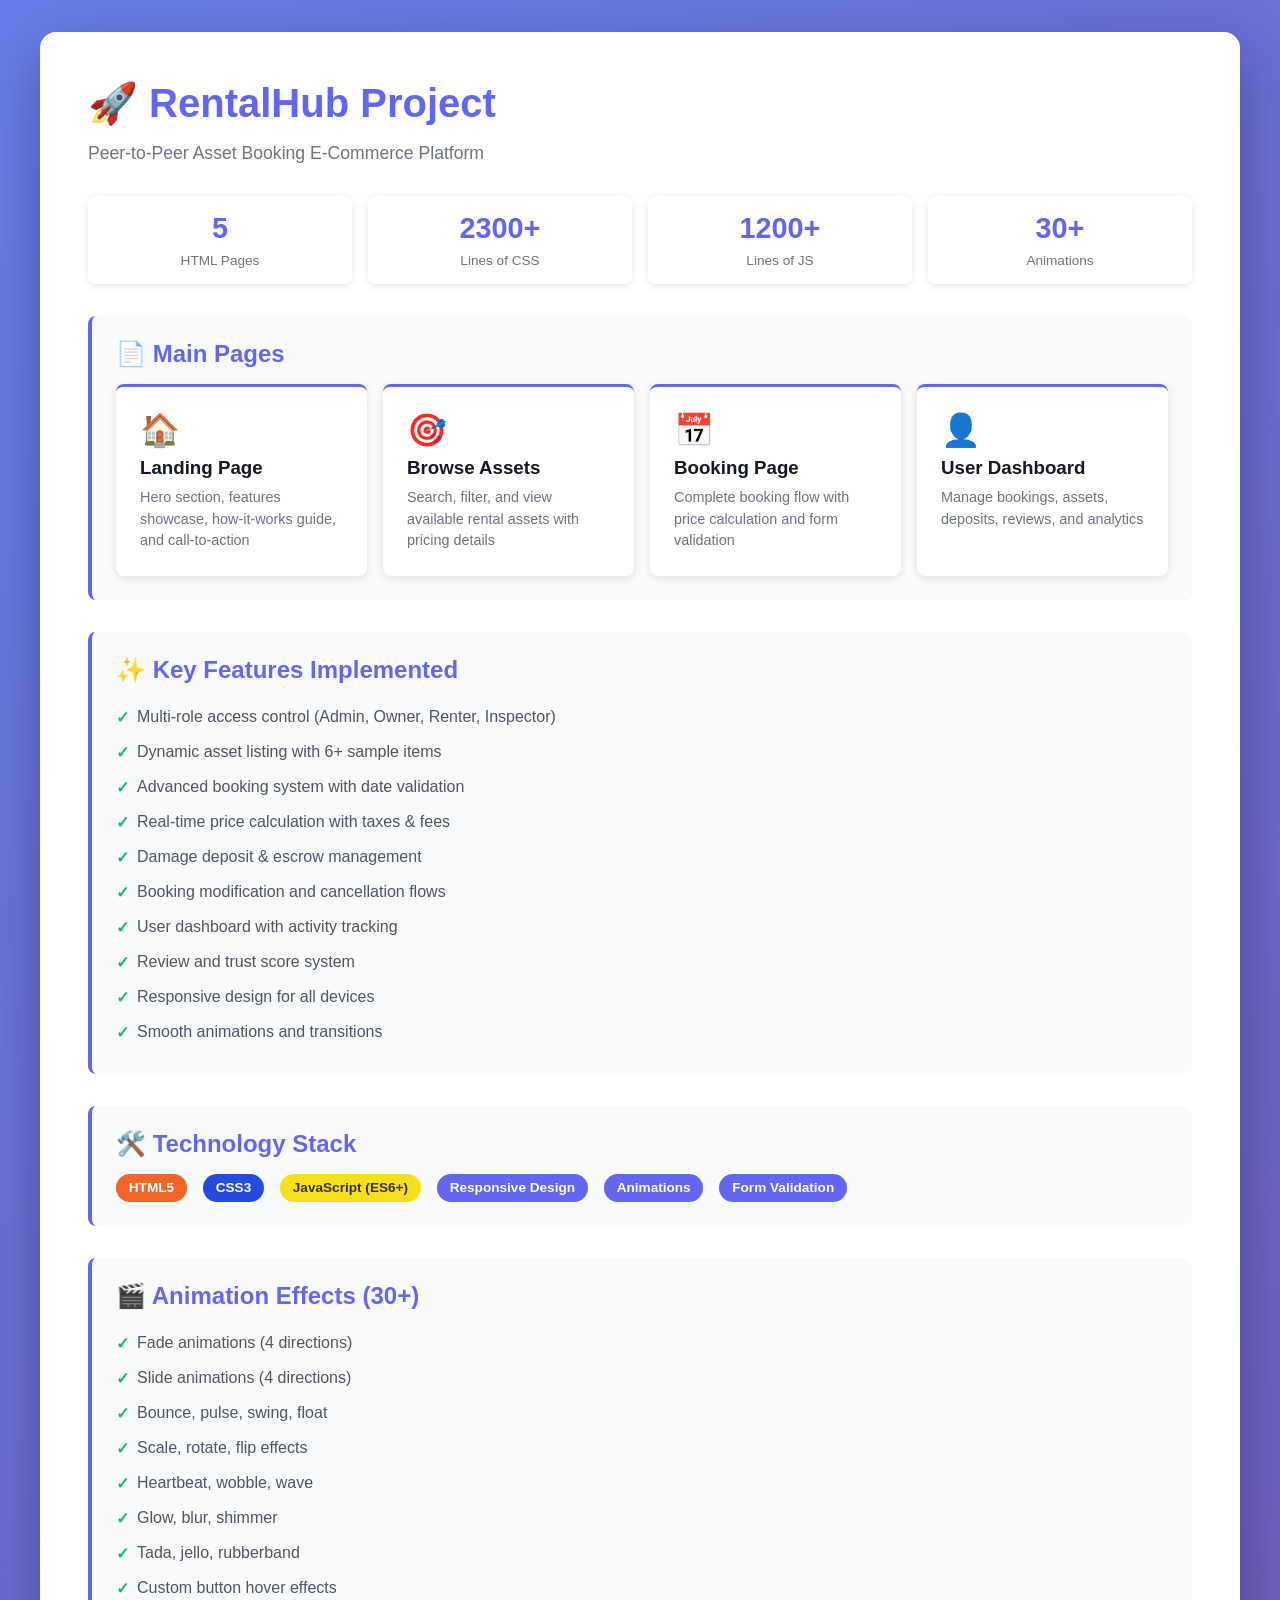
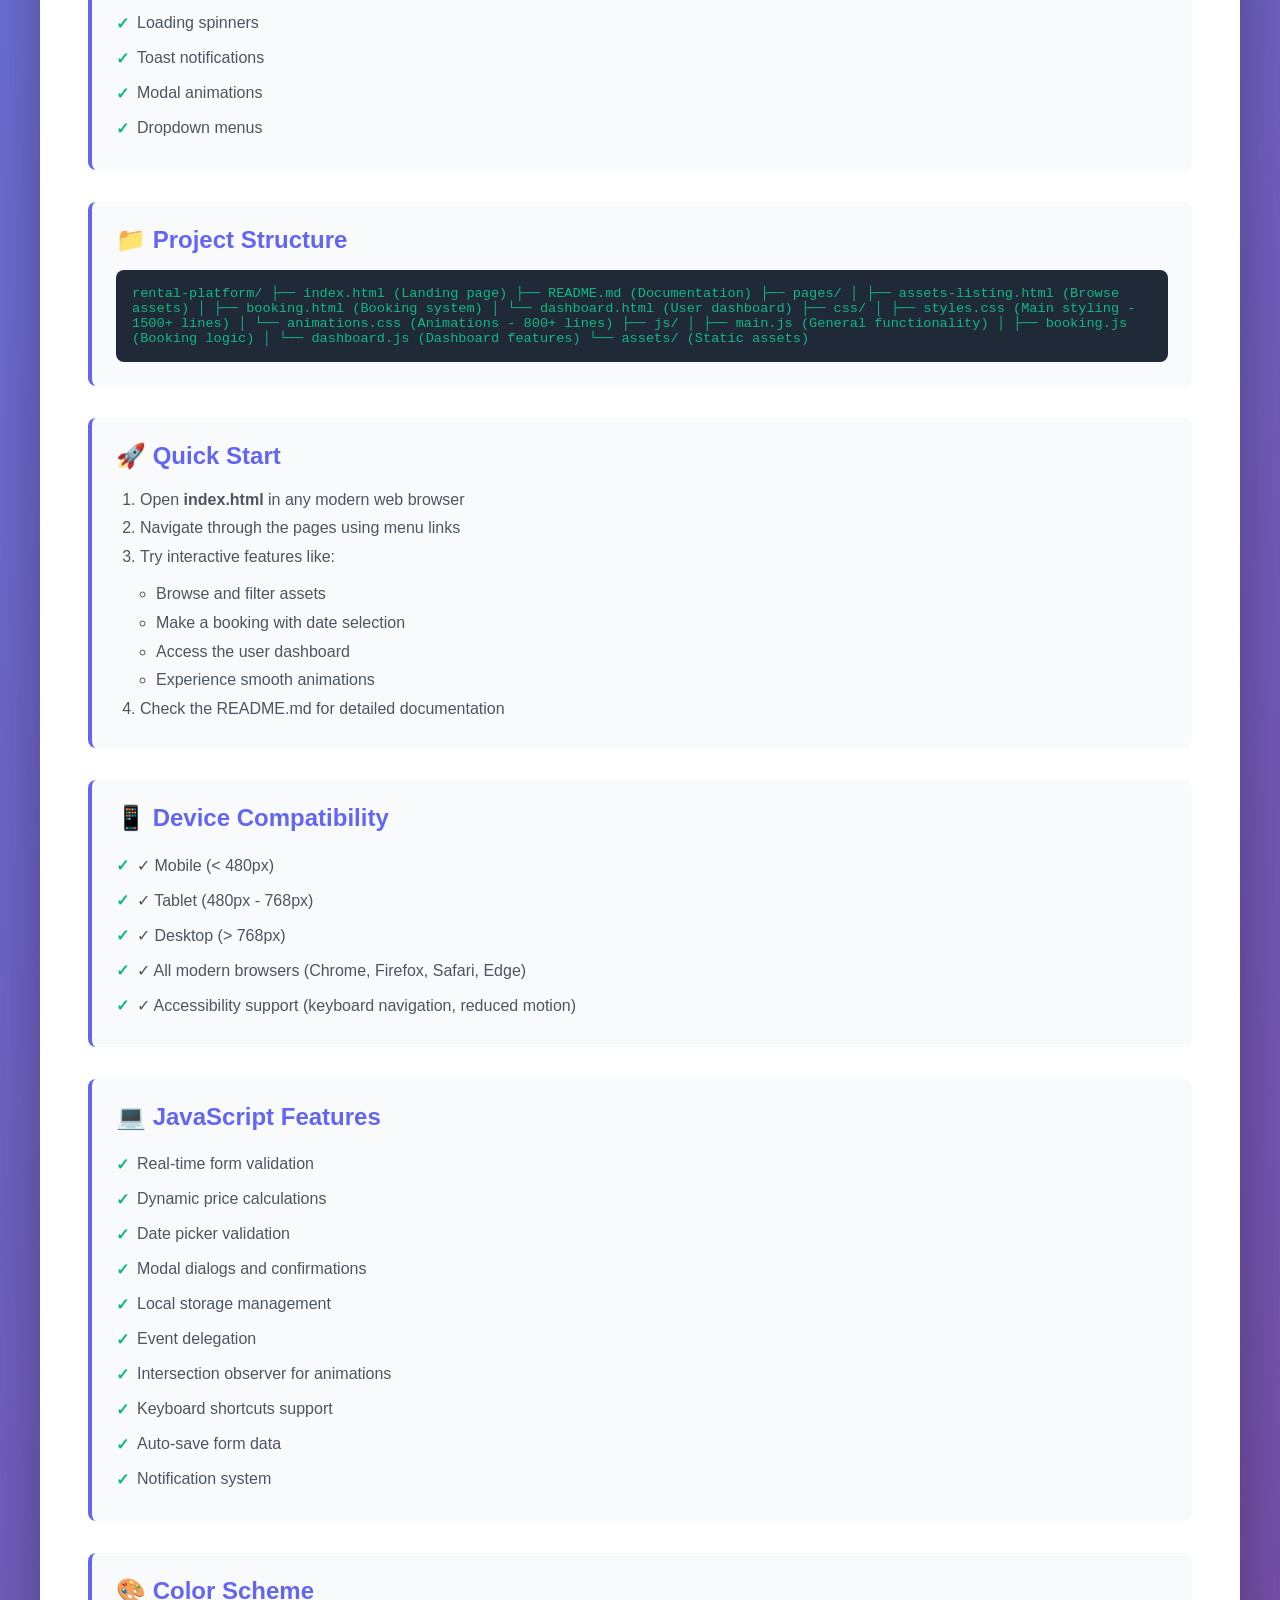
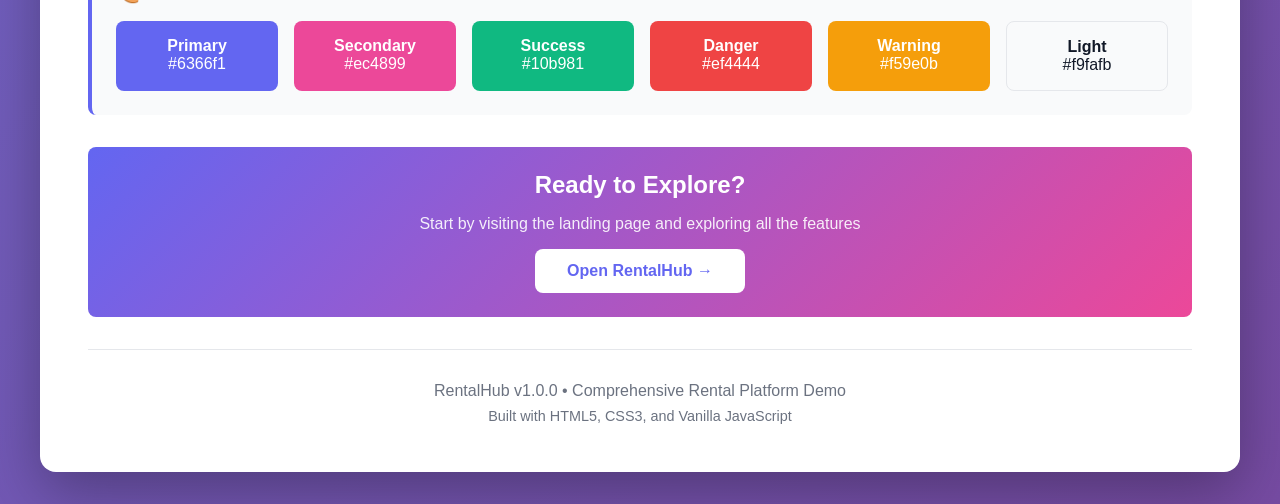
<file: rental-platform/sitemap.html>
<!DOCTYPE html>
<html lang="en">
<head>
    <meta charset="UTF-8">
    <meta name="viewport" content="width=device-width, initial-scale=1.0">
    <title>RentalHub - Project Sitemap</title>
    <style>
        * {
            margin: 0;
            padding: 0;
            box-sizing: border-box;
        }

        body {
            font-family: 'Segoe UI', Tahoma, Geneva, Verdana, sans-serif;
            background: linear-gradient(135deg, #667eea 0%, #764ba2 100%);
            min-height: 100vh;
            padding: 2rem;
        }

        .container {
            max-width: 1200px;
            margin: 0 auto;
            background: white;
            border-radius: 1rem;
            box-shadow: 0 20px 60px rgba(0, 0, 0, 0.3);
            padding: 3rem;
        }

        h1 {
            color: #6366f1;
            margin-bottom: 1rem;
            font-size: 2.5rem;
        }

        .subtitle {
            color: #6b7280;
            margin-bottom: 2rem;
            font-size: 1.1rem;
        }

        .section {
            margin: 2rem 0;
            padding: 1.5rem;
            background: #f9fafb;
            border-radius: 0.5rem;
            border-left: 4px solid #6366f1;
        }

        .section h2 {
            color: #6366f1;
            margin-bottom: 1rem;
            font-size: 1.5rem;
        }

        .links-grid {
            display: grid;
            grid-template-columns: repeat(auto-fit, minmax(250px, 1fr));
            gap: 1rem;
            margin-top: 1rem;
        }

        .link-card {
            background: white;
            padding: 1.5rem;
            border-radius: 0.5rem;
            box-shadow: 0 2px 8px rgba(0, 0, 0, 0.1);
            transition: all 0.3s ease;
            text-decoration: none;
            border-top: 3px solid #6366f1;
            display: block;
        }

        .link-card:hover {
            transform: translateY(-5px);
            box-shadow: 0 10px 25px rgba(0, 0, 0, 0.15);
            border-top-color: #ec4899;
        }

        .link-card h3 {
            color: #111827;
            margin-bottom: 0.5rem;
        }

        .link-card p {
            color: #6b7280;
            font-size: 0.9rem;
            line-height: 1.5;
        }

        .icon {
            font-size: 2rem;
            margin-bottom: 0.5rem;
        }

        .feature-list {
            list-style: none;
            margin-top: 1rem;
        }

        .feature-list li {
            padding: 0.5rem 0;
            color: #4b5563;
            display: flex;
            align-items: center;
            gap: 0.5rem;
        }

        .feature-list li:before {
            content: '✓';
            color: #10b981;
            font-weight: bold;
        }

        .code-block {
            background: #1f2937;
            color: #10b981;
            padding: 1rem;
            border-radius: 0.5rem;
            overflow-x: auto;
            font-family: 'Courier New', monospace;
            font-size: 0.85rem;
            margin-top: 1rem;
        }

        .stats {
            display: grid;
            grid-template-columns: repeat(auto-fit, minmax(150px, 1fr));
            gap: 1rem;
            margin: 1rem 0;
        }

        .stat {
            background: white;
            padding: 1rem;
            border-radius: 0.5rem;
            text-align: center;
            box-shadow: 0 2px 8px rgba(0, 0, 0, 0.1);
        }

        .stat-number {
            font-size: 1.8rem;
            font-weight: bold;
            color: #6366f1;
        }

        .stat-label {
            font-size: 0.85rem;
            color: #6b7280;
            margin-top: 0.5rem;
        }

        .tech-stack {
            display: flex;
            gap: 1rem;
            flex-wrap: wrap;
            margin-top: 1rem;
        }

        .badge {
            background: #6366f1;
            color: white;
            padding: 0.4rem 0.8rem;
            border-radius: 2rem;
            font-size: 0.85rem;
            font-weight: 600;
        }

        .badge.html {
            background: #f16529;
        }

        .badge.css {
            background: #254bdd;
        }

        .badge.js {
            background: #f7df1e;
            color: #333;
        }

        footer {
            margin-top: 2rem;
            padding-top: 2rem;
            border-top: 1px solid #e5e7eb;
            text-align: center;
            color: #6b7280;
        }

        @media (max-width: 768px) {
            .container {
                padding: 1.5rem;
            }

            h1 {
                font-size: 1.8rem;
            }

            .links-grid {
                grid-template-columns: 1fr;
            }
        }
    </style>
</head>
<body>
    <div class="container">
        <h1>🚀 RentalHub Project</h1>
        <p class="subtitle">Peer-to-Peer Asset Booking E-Commerce Platform</p>

        <!-- Project Statistics -->
        <div class="stats">
            <div class="stat">
                <div class="stat-number">5</div>
                <div class="stat-label">HTML Pages</div>
            </div>
            <div class="stat">
                <div class="stat-number">2300+</div>
                <div class="stat-label">Lines of CSS</div>
            </div>
            <div class="stat">
                <div class="stat-number">1200+</div>
                <div class="stat-label">Lines of JS</div>
            </div>
            <div class="stat">
                <div class="stat-number">30+</div>
                <div class="stat-label">Animations</div>
            </div>
        </div>

        <!-- Main Pages -->
        <div class="section">
            <h2>📄 Main Pages</h2>
            <div class="links-grid">
                <a href="index.html" class="link-card">
                    <div class="icon">🏠</div>
                    <h3>Landing Page</h3>
                    <p>Hero section, features showcase, how-it-works guide, and call-to-action</p>
                </a>

                <a href="pages/assets-listing.html" class="link-card">
                    <div class="icon">🎯</div>
                    <h3>Browse Assets</h3>
                    <p>Search, filter, and view available rental assets with pricing details</p>
                </a>

                <a href="pages/booking.html" class="link-card">
                    <div class="icon">📅</div>
                    <h3>Booking Page</h3>
                    <p>Complete booking flow with price calculation and form validation</p>
                </a>

                <a href="pages/dashboard.html" class="link-card">
                    <div class="icon">👤</div>
                    <h3>User Dashboard</h3>
                    <p>Manage bookings, assets, deposits, reviews, and analytics</p>
                </a>
            </div>
        </div>

        <!-- Key Features -->
        <div class="section">
            <h2>✨ Key Features Implemented</h2>
            <ul class="feature-list">
                <li>Multi-role access control (Admin, Owner, Renter, Inspector)</li>
                <li>Dynamic asset listing with 6+ sample items</li>
                <li>Advanced booking system with date validation</li>
                <li>Real-time price calculation with taxes & fees</li>
                <li>Damage deposit & escrow management</li>
                <li>Booking modification and cancellation flows</li>
                <li>User dashboard with activity tracking</li>
                <li>Review and trust score system</li>
                <li>Responsive design for all devices</li>
                <li>Smooth animations and transitions</li>
            </ul>
        </div>

        <!-- Technology Stack -->
        <div class="section">
            <h2>🛠️ Technology Stack</h2>
            <div class="tech-stack">
                <span class="badge html">HTML5</span>
                <span class="badge css">CSS3</span>
                <span class="badge js">JavaScript (ES6+)</span>
                <span class="badge">Responsive Design</span>
                <span class="badge">Animations</span>
                <span class="badge">Form Validation</span>
            </div>
        </div>

        <!-- Animations -->
        <div class="section">
            <h2>🎬 Animation Effects (30+)</h2>
            <ul class="feature-list">
                <li>Fade animations (4 directions)</li>
                <li>Slide animations (4 directions)</li>
                <li>Bounce, pulse, swing, float</li>
                <li>Scale, rotate, flip effects</li>
                <li>Heartbeat, wobble, wave</li>
                <li>Glow, blur, shimmer</li>
                <li>Tada, jello, rubberband</li>
                <li>Custom button hover effects</li>
                <li>Loading spinners</li>
                <li>Toast notifications</li>
                <li>Modal animations</li>
                <li>Dropdown menus</li>
            </ul>
        </div>

        <!-- File Structure -->
        <div class="section">
            <h2>📁 Project Structure</h2>
            <div class="code-block">
rental-platform/
├── index.html                          (Landing page)
├── README.md                           (Documentation)
├── pages/
│   ├── assets-listing.html            (Browse assets)
│   ├── booking.html                   (Booking system)
│   └── dashboard.html                 (User dashboard)
├── css/
│   ├── styles.css                     (Main styling - 1500+ lines)
│   └── animations.css                 (Animations - 800+ lines)
├── js/
│   ├── main.js                        (General functionality)
│   ├── booking.js                     (Booking logic)
│   └── dashboard.js                   (Dashboard features)
└── assets/                            (Static assets)
            </div>
        </div>

        <!-- Getting Started -->
        <div class="section">
            <h2>🚀 Quick Start</h2>
            <ol style="margin-left: 1.5rem; color: #4b5563; line-height: 1.8;">
                <li>Open <strong>index.html</strong> in any modern web browser</li>
                <li>Navigate through the pages using menu links</li>
                <li>Try interactive features like:
                    <ul style="margin-left: 1rem; margin-top: 0.5rem;">
                        <li>Browse and filter assets</li>
                        <li>Make a booking with date selection</li>
                        <li>Access the user dashboard</li>
                        <li>Experience smooth animations</li>
                    </ul>
                </li>
                <li>Check the README.md for detailed documentation</li>
            </ol>
        </div>

        <!-- Responsive Design -->
        <div class="section">
            <h2>📱 Device Compatibility</h2>
            <ul class="feature-list">
                <li>✓ Mobile (< 480px)</li>
                <li>✓ Tablet (480px - 768px)</li>
                <li>✓ Desktop (> 768px)</li>
                <li>✓ All modern browsers (Chrome, Firefox, Safari, Edge)</li>
                <li>✓ Accessibility support (keyboard navigation, reduced motion)</li>
            </ul>
        </div>

        <!-- JavaScript Features -->
        <div class="section">
            <h2>💻 JavaScript Features</h2>
            <ul class="feature-list">
                <li>Real-time form validation</li>
                <li>Dynamic price calculations</li>
                <li>Date picker validation</li>
                <li>Modal dialogs and confirmations</li>
                <li>Local storage management</li>
                <li>Event delegation</li>
                <li>Intersection observer for animations</li>
                <li>Keyboard shortcuts support</li>
                <li>Auto-save form data</li>
                <li>Notification system</li>
            </ul>
        </div>

        <!-- Color Palette -->
        <div class="section">
            <h2>🎨 Color Scheme</h2>
            <div class="links-grid" style="grid-template-columns: repeat(auto-fit, minmax(120px, 1fr));">
                <div style="background: #6366f1; color: white; padding: 1rem; border-radius: 0.5rem; text-align: center;">
                    <strong>Primary</strong><br>#6366f1
                </div>
                <div style="background: #ec4899; color: white; padding: 1rem; border-radius: 0.5rem; text-align: center;">
                    <strong>Secondary</strong><br>#ec4899
                </div>
                <div style="background: #10b981; color: white; padding: 1rem; border-radius: 0.5rem; text-align: center;">
                    <strong>Success</strong><br>#10b981
                </div>
                <div style="background: #ef4444; color: white; padding: 1rem; border-radius: 0.5rem; text-align: center;">
                    <strong>Danger</strong><br>#ef4444
                </div>
                <div style="background: #f59e0b; color: white; padding: 1rem; border-radius: 0.5rem; text-align: center;">
                    <strong>Warning</strong><br>#f59e0b
                </div>
                <div style="background: #f9fafb; color: #111827; padding: 1rem; border-radius: 0.5rem; text-align: center; border: 1px solid #e5e7eb;">
                    <strong>Light</strong><br>#f9fafb
                </div>
            </div>
        </div>

        <!-- Call to Action -->
        <div class="section" style="text-align: center; background: linear-gradient(135deg, #6366f1 0%, #ec4899 100%); color: white; border: none;">
            <h2 style="color: white;">Ready to Explore?</h2>
            <p style="color: rgba(255,255,255,0.9); margin: 1rem 0;">Start by visiting the landing page and exploring all the features</p>
            <a href="index.html" style="display: inline-block; background: white; color: #6366f1; padding: 0.8rem 2rem; border-radius: 0.5rem; text-decoration: none; font-weight: 600; transition: all 0.3s ease; cursor: pointer;">
                Open RentalHub →
            </a>
        </div>

        <footer>
            <p>RentalHub v1.0.0 • Comprehensive Rental Platform Demo</p>
            <p style="margin-top: 0.5rem; font-size: 0.9rem;">Built with HTML5, CSS3, and Vanilla JavaScript</p>
        </footer>
    </div>
</body>
</html>
</file>
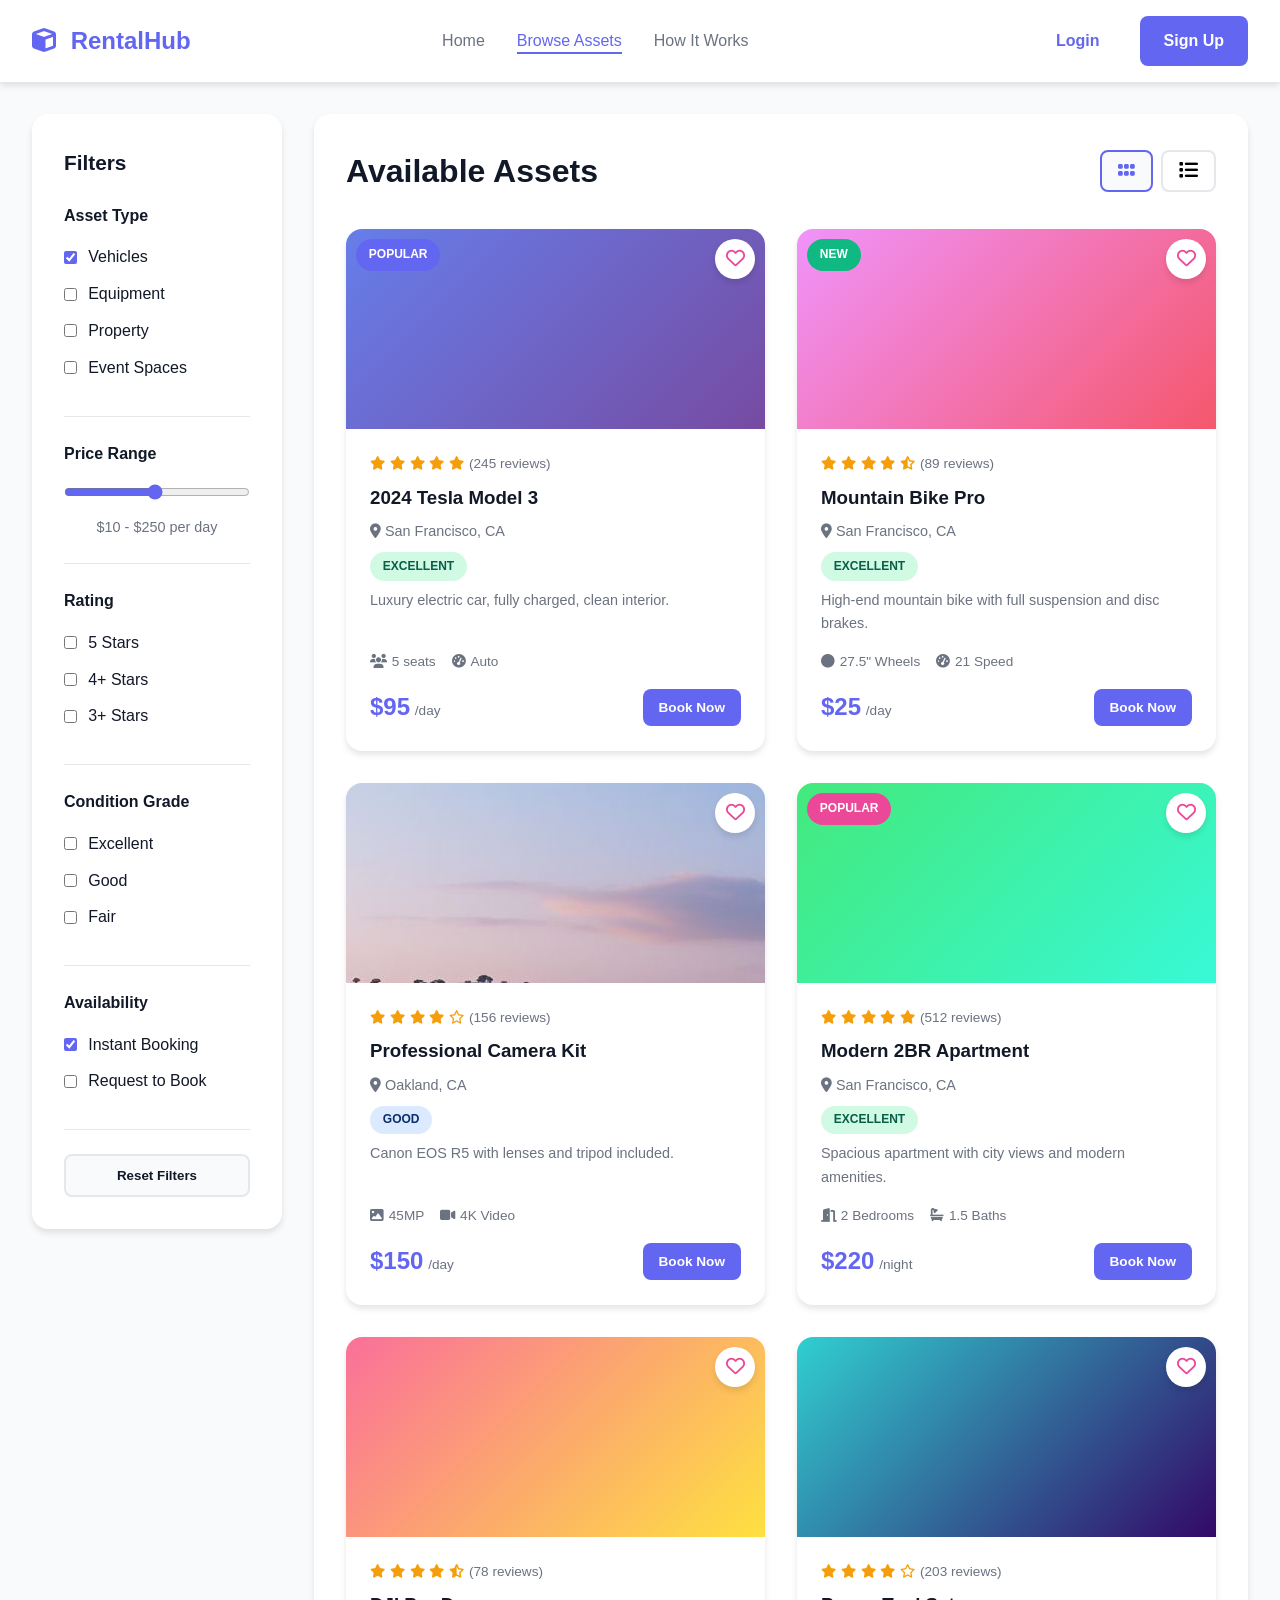
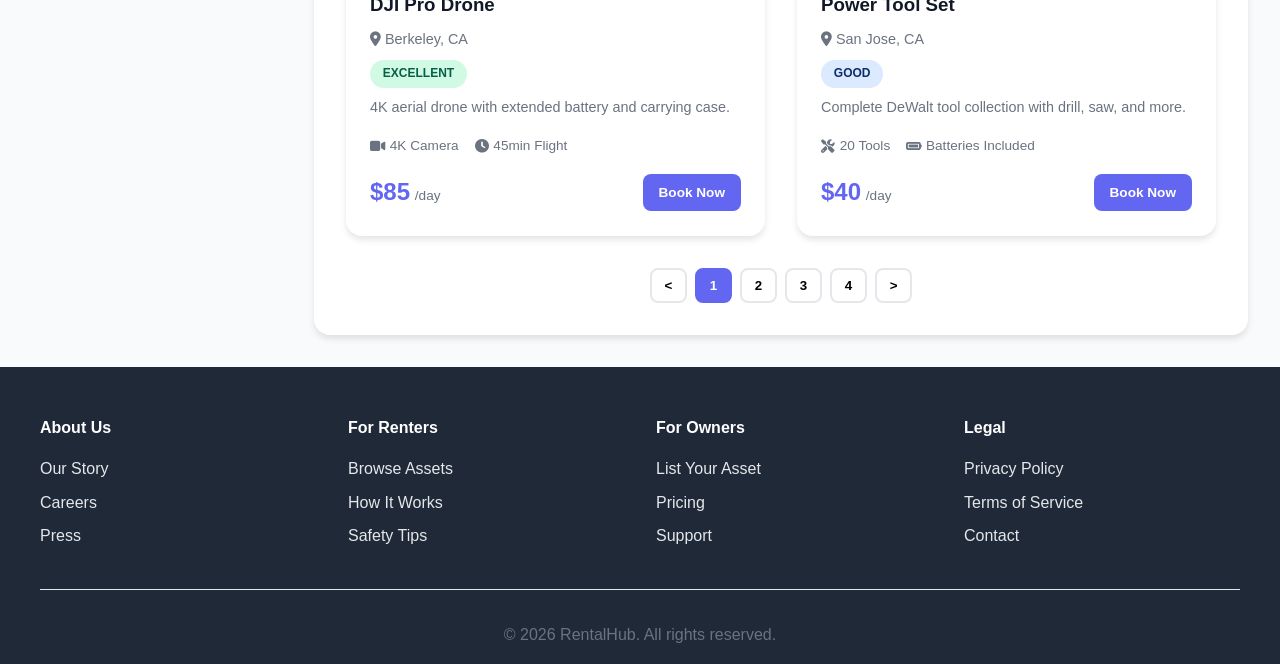
<file: rental-platform/pages/assets-listing.html>
<!DOCTYPE html>
<html lang="en">
<head>
    <meta charset="UTF-8">
    <meta name="viewport" content="width=device-width, initial-scale=1.0">
    <title>Browse Assets - RentalHub</title>
    <link rel="stylesheet" href="../css/styles.css">
    <link rel="stylesheet" href="../css/animations.css">
    <link rel="stylesheet" href="https://cdnjs.cloudflare.com/ajax/libs/font-awesome/6.4.0/css/all.min.css">
    <script src="../js/auth.js"></script>
</head>
<body>
    <!-- Navigation Bar -->
    <nav class="navbar">
        <div class="nav-container">
            <div class="nav-brand">
                <i class="fas fa-cube"></i> RentalHub
            </div>
            <ul class="nav-menu">
                <li><a href="../index.html" class="nav-link">Home</a></li>
                <li><a href="#" class="nav-link active">Browse Assets</a></li>
                <li><a href="../index.html#how-it-works" class="nav-link">How It Works</a></li>
                <li><a href="dashboard.html" class="nav-link">Dashboard</a></li>
            </ul>
            <div class="nav-auth">
                <button class="btn-login">Login</button>
                <button class="btn-signup">Sign Up</button>
            </div>
        </div>
    </nav>

    <div class="container-full">
        <div class="listing-wrapper">
            <!-- Sidebar Filters -->
            <aside class="filters-sidebar slide-in-left">
                <h3>Filters</h3>
                
                <div class="filter-group">
                    <h4>Asset Type</h4>
                    <label class="checkbox-label">
                        <input type="checkbox" checked> Vehicles
                    </label>
                    <label class="checkbox-label">
                        <input type="checkbox"> Equipment
                    </label>
                    <label class="checkbox-label">
                        <input type="checkbox"> Property
                    </label>
                    <label class="checkbox-label">
                        <input type="checkbox"> Event Spaces
                    </label>
                </div>

                <div class="filter-group">
                    <h4>Price Range</h4>
                    <input type="range" min="10" max="500" value="250" class="price-slider">
                    <div class="price-display">
                        <span>$10</span> - <span id="price-value">$250</span> per day
                    </div>
                </div>

                <div class="filter-group">
                    <h4>Rating</h4>
                    <label class="checkbox-label">
                        <input type="checkbox"> 5 Stars
                    </label>
                    <label class="checkbox-label">
                        <input type="checkbox"> 4+ Stars
                    </label>
                    <label class="checkbox-label">
                        <input type="checkbox"> 3+ Stars
                    </label>
                </div>

                <div class="filter-group">
                    <h4>Condition Grade</h4>
                    <label class="checkbox-label">
                        <input type="checkbox"> Excellent
                    </label>
                    <label class="checkbox-label">
                        <input type="checkbox"> Good
                    </label>
                    <label class="checkbox-label">
                        <input type="checkbox"> Fair
                    </label>
                </div>

                <div class="filter-group">
                    <h4>Availability</h4>
                    <label class="checkbox-label">
                        <input type="checkbox" checked> Instant Booking
                    </label>
                    <label class="checkbox-label">
                        <input type="checkbox"> Request to Book
                    </label>
                </div>

                <button class="btn btn-secondary btn-block">Reset Filters</button>
            </aside>

            <!-- Main Listings -->
            <main class="listings-main">
                <div class="listings-header">
                    <h1>Available Assets</h1>
                    <div class="view-controls">
                        <button class="view-btn active" title="Grid View">
                            <i class="fas fa-grip"></i>
                        </button>
                        <button class="view-btn" title="List View">
                            <i class="fas fa-list"></i>
                        </button>
                    </div>
                </div>

                <!-- Asset Grid -->
                <div class="assets-grid">
                    <!-- Asset Card 1 -->
                    <div class="asset-card fade-in-up">
                        <div class="asset-image-wrapper">
                            <div class="asset-image car-image"></div>
                            <span class="asset-badge">Popular</span>
                            <button class="btn-favorite">
                                <i class="far fa-heart"></i>
                            </button>
                        </div>
                        <div class="asset-content">
                            <div class="asset-rating">
                                <i class="fas fa-star"></i>
                                <i class="fas fa-star"></i>
                                <i class="fas fa-star"></i>
                                <i class="fas fa-star"></i>
                                <i class="fas fa-star"></i>
                                <span>(245 reviews)</span>
                            </div>
                            <h3>2024 Tesla Model 3</h3>
                            <p class="asset-location">
                                <i class="fas fa-map-marker-alt"></i> San Francisco, CA
                            </p>
                            <div class="asset-condition">
                                <span class="condition-badge excellent">Excellent</span>
                            </div>
                            <p class="asset-description">Luxury electric car, fully charged, clean interior.</p>
                            <div class="asset-features">
                                <span><i class="fas fa-users"></i> 5 seats</span>
                                <span><i class="fas fa-tachometer-alt"></i> Auto</span>
                            </div>
                            <div class="asset-footer">
                                <div class="asset-price">
                                    <span class="price">$95</span>
                                    <span class="period">/day</span>
                                </div>
                                <a href="booking.html" class="btn btn-primary btn-small">Book Now</a>
                            </div>
                        </div>
                    </div>

                    <!-- Asset Card 2 -->
                    <div class="asset-card fade-in-up" style="animation-delay: 0.1s;">
                        <div class="asset-image-wrapper">
                            <div class="asset-image bike-image"></div>
                            <span class="asset-badge new">New</span>
                            <button class="btn-favorite">
                                <i class="far fa-heart"></i>
                            </button>
                        </div>
                        <div class="asset-content">
                            <div class="asset-rating">
                                <i class="fas fa-star"></i>
                                <i class="fas fa-star"></i>
                                <i class="fas fa-star"></i>
                                <i class="fas fa-star"></i>
                                <i class="fas fa-star-half-alt"></i>
                                <span>(89 reviews)</span>
                            </div>
                            <h3>Mountain Bike Pro</h3>
                            <p class="asset-location">
                                <i class="fas fa-map-marker-alt"></i> San Francisco, CA
                            </p>
                            <div class="asset-condition">
                                <span class="condition-badge excellent">Excellent</span>
                            </div>
                            <p class="asset-description">High-end mountain bike with full suspension and disc brakes.</p>
                            <div class="asset-features">
                                <span><i class="fas fa-circle"></i> 27.5" Wheels</span>
                                <span><i class="fas fa-tachometer-alt"></i> 21 Speed</span>
                            </div>
                            <div class="asset-footer">
                                <div class="asset-price">
                                    <span class="price">$25</span>
                                    <span class="period">/day</span>
                                </div>
                                <a href="booking.html" class="btn btn-primary btn-small">Book Now</a>
                            </div>
                        </div>
                    </div>

                    <!-- Asset Card 3 -->
                    <div class="asset-card fade-in-up" style="animation-delay: 0.2s;">
                        <div class="asset-image-wrapper">
                            <div class="asset-image" style="background-image: url(../image/1.jpg);" width="100%" height="70%"></div>
                            <button class="btn-favorite">
                                <i class="far fa-heart"></i>
                            </button>
                        </div>
                        <div class="asset-content">
                            <div class="asset-rating">
                                <i class="fas fa-star"></i>
                                <i class="fas fa-star"></i>
                                <i class="fas fa-star"></i>
                                <i class="fas fa-star"></i>
                                <i class="far fa-star"></i>
                                <span>(156 reviews)</span>
                            </div>
                            <h3>Professional Camera Kit</h3>
                            <p class="asset-location">
                                <i class="fas fa-map-marker-alt"></i> Oakland, CA
                            </p>
                            <div class="asset-condition">
                                <span class="condition-badge good">Good</span>
                            </div>
                            <p class="asset-description">Canon EOS R5 with lenses and tripod included.</p>
                            <div class="asset-features">
                                <span><i class="fas fa-image"></i> 45MP</span>
                                <span><i class="fas fa-video"></i> 4K Video</span>
                            </div>
                            <div class="asset-footer">
                                <div class="asset-price">
                                    <span class="price">$150</span>
                                    <span class="period">/day</span>
                                </div>
                                <a href="booking.html" class="btn btn-primary btn-small">Book Now</a>
                            </div>
                        </div>
                    </div>

                    <!-- Asset Card 4 -->
                    <div class="asset-card fade-in-up" style="animation-delay: 0.3s;">
                        <div class="asset-image-wrapper">
                            <div class="asset-image apartment-image"></div>
                            <span class="asset-badge popular">Popular</span>
                            <button class="btn-favorite">
                                <i class="far fa-heart"></i>
                            </button>
                        </div>
                        <div class="asset-content">
                            <div class="asset-rating">
                                <i class="fas fa-star"></i>
                                <i class="fas fa-star"></i>
                                <i class="fas fa-star"></i>
                                <i class="fas fa-star"></i>
                                <i class="fas fa-star"></i>
                                <span>(512 reviews)</span>
                            </div>
                            <h3>Modern 2BR Apartment</h3>
                            <p class="asset-location">
                                <i class="fas fa-map-marker-alt"></i> San Francisco, CA
                            </p>
                            <div class="asset-condition">
                                <span class="condition-badge excellent">Excellent</span>
                            </div>
                            <p class="asset-description">Spacious apartment with city views and modern amenities.</p>
                            <div class="asset-features">
                                <span><i class="fas fa-door-open"></i> 2 Bedrooms</span>
                                <span><i class="fas fa-bath"></i> 1.5 Baths</span>
                            </div>
                            <div class="asset-footer">
                                <div class="asset-price">
                                    <span class="price">$220</span>
                                    <span class="period">/night</span>
                                </div>
                                <a href="booking.html" class="btn btn-primary btn-small">Book Now</a>
                            </div>
                        </div>
                    </div>

                    <!-- Asset Card 5 -->
                    <div class="asset-card fade-in-up" style="animation-delay: 0.4s;">
                        <div class="asset-image-wrapper">
                            <div class="asset-image drone-image"></div>
                            <button class="btn-favorite">
                                <i class="far fa-heart"></i>
                            </button>
                        </div>
                        <div class="asset-content">
                            <div class="asset-rating">
                                <i class="fas fa-star"></i>
                                <i class="fas fa-star"></i>
                                <i class="fas fa-star"></i>
                                <i class="fas fa-star"></i>
                                <i class="fas fa-star-half-alt"></i>
                                <span>(78 reviews)</span>
                            </div>
                            <h3>DJI Pro Drone</h3>
                            <p class="asset-location">
                                <i class="fas fa-map-marker-alt"></i> Berkeley, CA
                            </p>
                            <div class="asset-condition">
                                <span class="condition-badge excellent">Excellent</span>
                            </div>
                            <p class="asset-description">4K aerial drone with extended battery and carrying case.</p>
                            <div class="asset-features">
                                <span><i class="fas fa-video"></i> 4K Camera</span>
                                <span><i class="fas fa-clock"></i> 45min Flight</span>
                            </div>
                            <div class="asset-footer">
                                <div class="asset-price">
                                    <span class="price">$85</span>
                                    <span class="period">/day</span>
                                </div>
                                <a href="booking.html" class="btn btn-primary btn-small">Book Now</a>
                            </div>
                        </div>
                    </div>

                    <!-- Asset Card 6 -->
                    <div class="asset-card fade-in-up" style="animation-delay: 0.5s;">
                        <div class="asset-image-wrapper">
                            <div class="asset-image tool-image"></div>
                            <button class="btn-favorite">
                                <i class="far fa-heart"></i>
                            </button>
                        </div>
                        <div class="asset-content">
                            <div class="asset-rating">
                                <i class="fas fa-star"></i>
                                <i class="fas fa-star"></i>
                                <i class="fas fa-star"></i>
                                <i class="fas fa-star"></i>
                                <i class="far fa-star"></i>
                                <span>(203 reviews)</span>
                            </div>
                            <h3>Power Tool Set</h3>
                            <p class="asset-location">
                                <i class="fas fa-map-marker-alt"></i> San Jose, CA
                            </p>
                            <div class="asset-condition">
                                <span class="condition-badge good">Good</span>
                            </div>
                            <p class="asset-description">Complete DeWalt tool collection with drill, saw, and more.</p>
                            <div class="asset-features">
                                <span><i class="fas fa-tools"></i> 20 Tools</span>
                                <span><i class="fas fa-battery-full"></i> Batteries Included</span>
                            </div>
                            <div class="asset-footer">
                                <div class="asset-price">
                                    <span class="price">$40</span>
                                    <span class="period">/day</span>
                                </div>
                                <a href="booking.html" class="btn btn-primary btn-small">Book Now</a>
                            </div>
                        </div>
                    </div>
                </div>

                <!-- Pagination -->
                <div class="pagination">
                    <button class="btn-page">&lt;</button>
                    <button class="btn-page active">1</button>
                    <button class="btn-page">2</button>
                    <button class="btn-page">3</button>
                    <button class="btn-page">4</button>
                    <button class="btn-page">&gt;</button>
                </div>
            </main>
        </div>
    </div>

    <!-- Footer -->
    <footer class="footer">
        <div class="footer-content">
            <div class="footer-section">
                <h4>About Us</h4>
                <ul>
                    <li><a href="#">Our Story</a></li>
                    <li><a href="#">Careers</a></li>
                    <li><a href="#">Press</a></li>
                </ul>
            </div>
            <div class="footer-section">
                <h4>For Renters</h4>
                <ul>
                    <li><a href="#">Browse Assets</a></li>
                    <li><a href="#">How It Works</a></li>
                    <li><a href="#">Safety Tips</a></li>
                </ul>
            </div>
            <div class="footer-section">
                <h4>For Owners</h4>
                <ul>
                    <li><a href="#">List Your Asset</a></li>
                    <li><a href="#">Pricing</a></li>
                    <li><a href="#">Support</a></li>
                </ul>
            </div>
            <div class="footer-section">
                <h4>Legal</h4>
                <ul>
                    <li><a href="#">Privacy Policy</a></li>
                    <li><a href="#">Terms of Service</a></li>
                    <li><a href="#">Contact</a></li>
                </ul>
            </div>
        </div>
        <div class="footer-bottom">
            <p>&copy; 2026 RentalHub. All rights reserved.</p>
        </div>
    </footer>

    <script src="../js/main.js"></script>
</body>
</html>
</file>
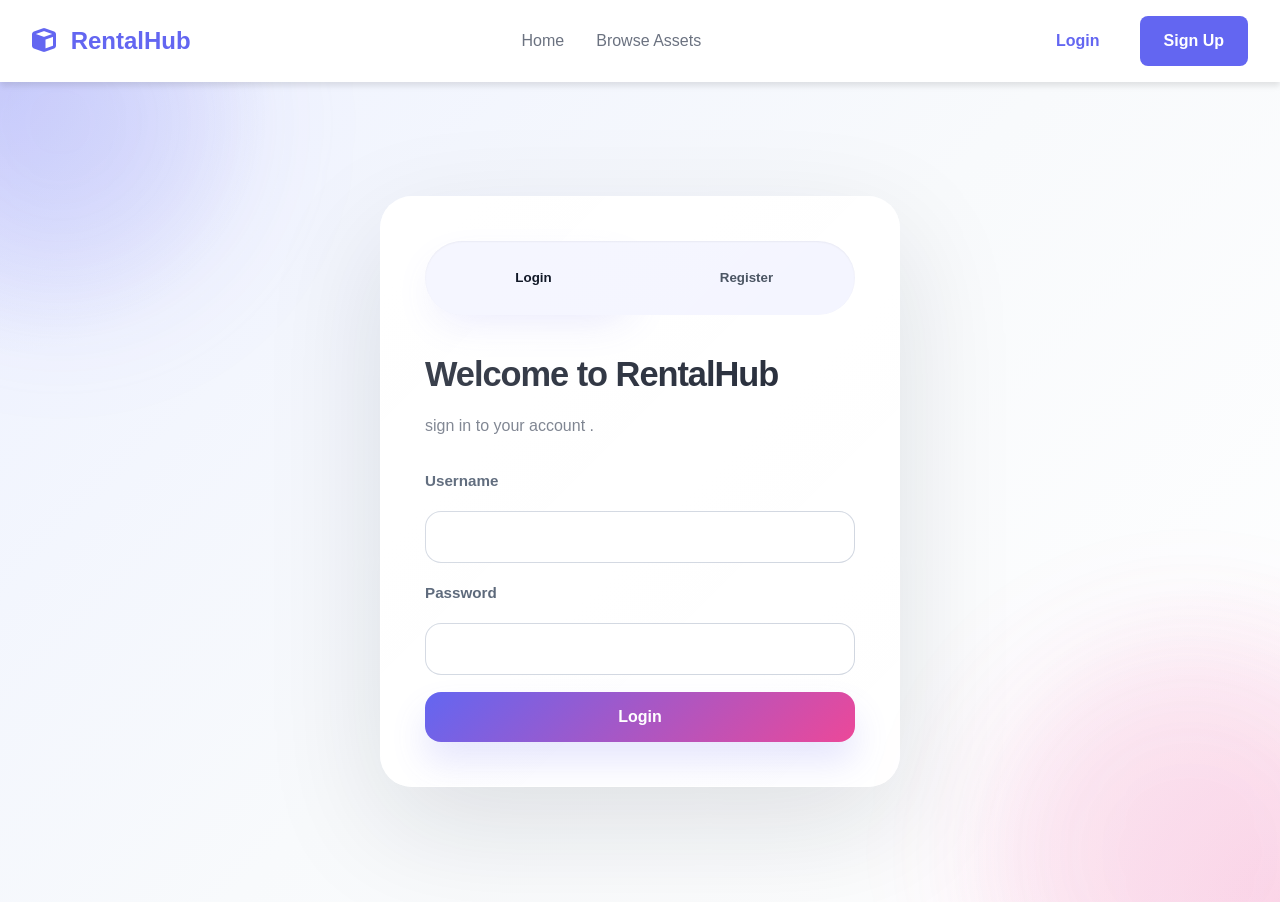
<file: rental-platform/pages/booking.html>
<!DOCTYPE html>
<html lang="en">
<head>
    <meta charset="UTF-8">
    <meta name="viewport" content="width=device-width, initial-scale=1.0">
    <title>Booking - RentalHub</title>
    <link rel="stylesheet" href="../css/styles.css">
    <link rel="stylesheet" href="../css/animations.css">
    <link rel="stylesheet" href="https://cdnjs.cloudflare.com/ajax/libs/font-awesome/6.4.0/css/all.min.css">
    <script src="../js/auth.js"></script>
</head>
<body>
    <!-- Navigation Bar -->
    <nav class="navbar">
        <div class="nav-container">
            <div class="nav-brand">
                <i class="fas fa-cube"></i> RentalHub
            </div>
            <ul class="nav-menu">
                <li><a href="../index.html" class="nav-link">Home</a></li>
                <li><a href="assets-listing.html" class="nav-link">Browse Assets</a></li>
                <li><a href="../index.html#how-it-works" class="nav-link">How It Works</a></li>
                <li><a href="dashboard.html" class="nav-link">Dashboard</a></li>
            </ul>
            <div class="nav-auth">
                <button class="btn-login">Login</button>
                <button class="btn-signup">Sign Up</button>
            </div>
        </div>
    </nav>

    <div class="container">
        <div class="booking-wrapper">
            <!-- Left Side: Asset Details & Booking Form -->
            <div class="booking-main fade-in-left">
                <div class="booking-progress">
                    <div class="progress-step active">
                        <div class="progress-number">1</div>
                        <div class="progress-label">Dates</div>
                    </div>
                    <div class="progress-line"></div>
                    <div class="progress-step">
                        <div class="progress-number">2</div>
                        <div class="progress-label">Details</div>
                    </div>
                    <div class="progress-line"></div>
                    <div class="progress-step">
                        <div class="progress-number">3</div>
                        <div class="progress-label">Payment</div>
                    </div>
                    <div class="progress-line"></div>
                    <div class="progress-step">
                        <div class="progress-number">4</div>
                        <div class="progress-label">Confirm</div>
                    </div>
                </div>

                <!-- Asset Info -->
                <div class="booking-asset">
                    <h2>2024 Tesla Model 3</h2>
                    <div class="asset-card-booking">
                        <div class="asset-image-large car-image"></div>
                        <div class="asset-details-booking">
                            <div class="asset-rating">
                                <i class="fas fa-star"></i>
                                <i class="fas fa-star"></i>
                                <i class="fas fa-star"></i>
                                <i class="fas fa-star"></i>
                                <i class="fas fa-star"></i>
                                <span>(245 reviews)</span>
                            </div>
                            <p class="asset-location">
                                <i class="fas fa-map-marker-alt"></i> San Francisco, CA
                            </p>
                            <div class="asset-owner">
                                <div class="owner-avatar"></div>
                                <div>
                                    <h4>John Martinez</h4>
                                    <span class="verified-badge">
                                        <i class="fas fa-check-circle"></i> Verified Owner
                                    </span>
                                </div>
                            </div>
                        </div>
                    </div>
                </div>

                <!-- Booking Form -->
                <form class="booking-form">
                    <div class="form-section">
                        <h3>Select Your Dates</h3>
                        <div class="date-picker-group">
                            <div class="form-group">
                                <label for="check-in-date">Check-In Date</label>
                                <input type="date" id="check-in-date" required>
                            </div>
                            <div class="form-group">
                                <label for="check-out-date">Check-Out Date</label>
                                <input type="date" id="check-out-date" required>
                            </div>
                        </div>
                        <div class="rental-info">
                            <p><strong>Rental Duration:</strong> <span id="duration">-</span> days</p>
                            <p><strong>Daily Rate:</strong> <span id="daily-rate">$95</span></p>
                        </div>
                    </div>

                    <div class="form-section">
                        <h3>Renter Details</h3>
                        <div class="form-group">
                            <label for="renter-name">Full Name</label>
                            <input type="text" id="renter-name" placeholder="John Doe" required>
                        </div>
                        <div class="form-group">
                            <label for="renter-email">Email Address</label>
                            <input type="email" id="renter-email" placeholder="john@example.com" required>
                        </div>
                        <div class="form-group">
                            <label for="renter-phone">Phone Number</label>
                            <input type="tel" id="renter-phone" placeholder="(555) 123-4567" required>
                        </div>
                        <div class="form-group">
                            <label for="renter-license">Driver's License Number</label>
                            <input type="text" id="renter-license" placeholder="ABC123456" required>
                        </div>
                    </div>

                    <div class="form-section">
                        <h3>Rental Terms</h3>
                        <div class="terms-check">
                            <label class="checkbox-label">
                                <input type="checkbox" required>
                                I agree to the rental terms and conditions
                            </label>
                            <label class="checkbox-label">
                                <input type="checkbox" required>
                                I understand the damage deposit policy
                            </label>
                            <label class="checkbox-label">
                                <input type="checkbox" required>
                                I agree to comply with asset usage guidelines
                            </label>
                        </div>
                    </div>

                    <button type="submit" class="btn btn-primary btn-large btn-block">Continue to Payment</button>
                </form>
            </div>

            <!-- Right Side: Price Breakdown -->
            <aside class="booking-summary fade-in-right">
                <div class="price-breakdown">
                    <h3>Price Details</h3>
                    
                    <div class="price-row">
                        <span class="label">Daily Rate</span>
                        <span class="value">$95.00</span>
                    </div>
                    
                    <div class="price-row">
                        <span class="label">Number of Days</span>
                        <span class="value" id="summary-days">-</span>
                    </div>
                    
                    <div class="price-row">
                        <span class="label">Rental Subtotal</span>
                        <span class="value" id="subtotal">$0.00</span>
                    </div>

                    <div class="divider"></div>

                    <div class="price-row">
                        <span class="label">Damage Deposit</span>
                        <span class="value deposit">$500.00</span>
                    </div>

                    <div class="price-row">
                        <span class="label">Service Fee (10%)</span>
                        <span class="value" id="service-fee">$0.00</span>
                    </div>

                    <div class="price-row">
                        <span class="label">Taxes (8%)</span>
                        <span class="value" id="taxes">$0.00</span>
                    </div>

                    <div class="divider"></div>

                    <div class="price-row total">
                        <span class="label">Total Due Today</span>
                        <span class="value" id="total">$0.00</span>
                    </div>

                    <div class="info-box">
                        <i class="fas fa-info-circle"></i>
                        <p>The damage deposit will be held in escrow and refunded within 5 business days of return, minus any damage deductions.</p>
                    </div>

                    <div class="info-box warning">
                        <i class="fas fa-exclamation-triangle"></i>
                        <p>Late returns incur penalty fees of $50 per hour or part thereof.</p>
                    </div>

                    <h4>What's Included</h4>
                    <ul class="included-list">
                        <li><i class="fas fa-check"></i> Full Tank of Gas</li>
                        <li><i class="fas fa-check"></i> Insurance Coverage</li>
                        <li><i class="fas fa-check"></i> 24/7 Roadside Assistance</li>
                        <li><i class="fas fa-check"></i> Free Cleaning Kit</li>
                    </ul>

                    <h4>Cancellation Policy</h4>
                    <div class="policy-box">
                        <p><strong>Free Cancellation:</strong> Within 48 hours of booking</p>
                        <p><strong>50% Refund:</strong> 48 hours to 7 days before rental</p>
                        <p><strong>No Refund:</strong> Less than 7 days before rental</p>
                    </div>
                </div>
            </aside>
        </div>
    </div>

    <!-- Footer -->
    <footer class="footer">
        <div class="footer-content">
            <div class="footer-section">
                <h4>About Us</h4>
                <ul>
                    <li><a href="#">Our Story</a></li>
                    <li><a href="#">Careers</a></li>
                    <li><a href="#">Press</a></li>
                </ul>
            </div>
            <div class="footer-section">
                <h4>For Renters</h4>
                <ul>
                    <li><a href="#">Browse Assets</a></li>
                    <li><a href="#">How It Works</a></li>
                    <li><a href="#">Safety Tips</a></li>
                </ul>
            </div>
            <div class="footer-section">
                <h4>For Owners</h4>
                <ul>
                    <li><a href="#">List Your Asset</a></li>
                    <li><a href="#">Pricing</a></li>
                    <li><a href="#">Support</a></li>
                </ul>
            </div>
            <div class="footer-section">
                <h4>Legal</h4>
                <ul>
                    <li><a href="#">Privacy Policy</a></li>
                    <li><a href="#">Terms of Service</a></li>
                    <li><a href="#">Contact</a></li>
                </ul>
            </div>
        </div>
        <div class="footer-bottom">
            <p>&copy; 2026 RentalHub. All rights reserved.</p>
        </div>
    </footer>

    <script src="../js/booking.js"></script>
</body>
</html>
</file>
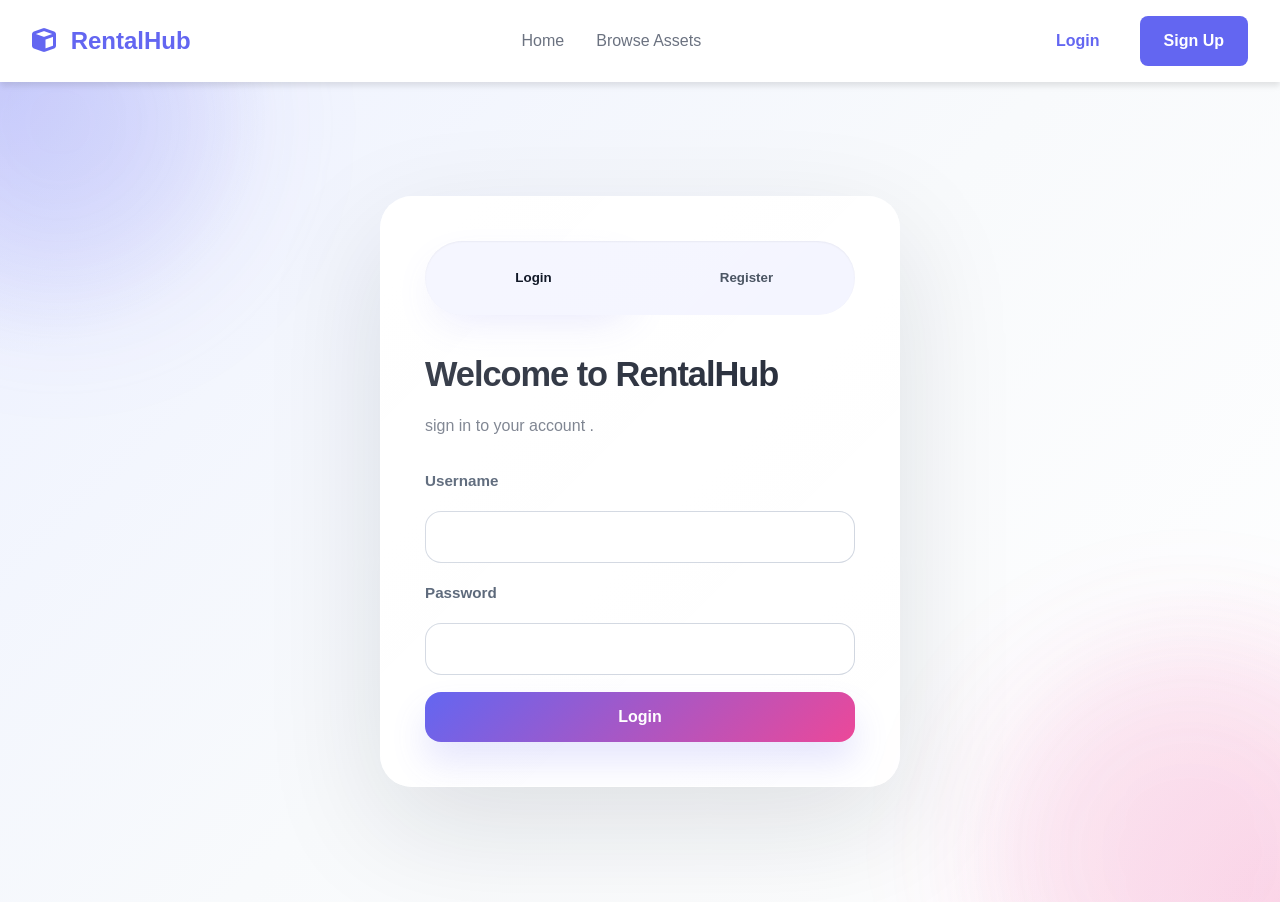
<file: rental-platform/pages/dashboard.html>
<!DOCTYPE html>
<html lang="en">
<head>
    <meta charset="UTF-8">
    <meta name="viewport" content="width=device-width, initial-scale=1.0">
    <title>Dashboard - RentalHub</title>
    <link rel="stylesheet" href="../css/styles.css">
    <link rel="stylesheet" href="../css/animations.css">
    <link rel="stylesheet" href="https://cdnjs.cloudflare.com/ajax/libs/font-awesome/6.4.0/css/all.min.css">
    <script src="../js/auth.js"></script>
</head>
<body>
    <!-- Navigation Bar -->
        <div class="nav-container">
            <div class="nav-brand">
                <i class="fas fa-cube"></i> RentalHub
            </div>
            <ul class="nav-menu">
                <li><a href="../index.html" class="nav-link">Home</a></li>
                <li><a href="assets-listing.html" class="nav-link">Browse Assets</a></li>
                <li><a href="../index.html#how-it-works" class="nav-link">How It Works</a></li>
                <li><a href="#" class="nav-link active">Dashboard</a></li>
            </ul>
            <div class="nav-auth">
                <div class="user-menu">
                    <img src="https://via.placeholder.com/40" alt="User" class="user-avatar">
                    <span>Jane Doe</span>
                </div>
            </div>
        </div>
    </nav>

    <div class="dashboard-container">
        <!-- Sidebar -->
        <aside class="dashboard-sidebar slide-in-left">
            <div class="sidebar-user">
                <img src="https://via.placeholder.com/80" alt="User" class="user-avatar-large">
                <h3>Jane Doe</h3>
                <p class="user-role">Renter & Owner</p>
                <div class="trust-score">
                    <i class="fas fa-star"></i>
                    <span>4.9 / 5.0</span>
                </div>
            </div>

            <nav class="sidebar-nav">
                <a href="#overview" class="sidebar-link active">
                    <i class="fas fa-chart-pie"></i> Overview
                </a>
                <a href="#bookings" class="sidebar-link">
                    <i class="fas fa-calendar-alt"></i> My Bookings
                </a>
                <a href="#assets" class="sidebar-link">
                    <i class="fas fa-cube"></i> My Assets
                </a>
                <a href="#activity" class="sidebar-link">
                    <i class="fas fa-history"></i> Activity Log
                </a>
                <a href="#deposits" class="sidebar-link">
                    <i class="fas fa-lock"></i> Deposits & Escrow
                </a>
                <a href="#reviews" class="sidebar-link">
                    <i class="fas fa-star"></i> Reviews
                </a>
                <a href="#analytics" class="sidebar-link">
                    <i class="fas fa-chart-line"></i> Analytics
                </a>
                <a href="#profile" class="sidebar-link">
                    <i class="fas fa-user-circle"></i> Profile
                </a>
            </nav>

            <button class="btn btn-secondary btn-block">Logout</button>
        </aside>
        
        <!-- Main Content -->
        <main class="dashboard-main">
            <!-- Overview Section -->
            <section id="overview" class="dashboard-section active">
                <h1>Dashboard Overview</h1>
                
                <div class="stats-grid">
                    <div class="stat-card slide-in-left">
                        <div class="stat-icon">
                            <i class="fas fa-calendar-check"></i>
                        </div>
                        <div class="stat-content">
                            <h3 id="active-bookings-count">0</h3>
                            <p>Active Bookings</p>
                        </div>
                    </div>

                    <div class="stat-card slide-in-left" style="animation-delay: 0.1s;">
                        <div class="stat-icon">
                            <i class="fas fa-cube"></i>
                        </div>
                        <div class="stat-content">
                            <h3 id="listed-assets-count">12</h3>
                            <p>Listed Assets</p>
                        </div>
                    </div>

                    <div class="stat-card slide-in-left" style="animation-delay: 0.2s;">
                        <div class="stat-icon">
                            <i class="fas fa-dollar-sign"></i>
                        </div>
                        <div class="stat-content">
                            <h3 id="earnings-this-month">$0</h3>
                            <p>Earnings This Month</p>
                        </div>
                    </div>

                    <div class="stat-card slide-in-left" style="animation-delay: 0.3s;">
                        <div class="stat-icon">
                            <i class="fas fa-lock"></i>
                        </div>
                        <div class="stat-content">
                            <h3 id="deposits-held">$0</h3>
                            <p>Deposits Held</p>
                        </div>
                    </div>
                </div>

                <div class="dashboard-grid">
                    <!-- Recent Bookings -->
                    <div class="dashboard-card fade-in-up">
                        <h3>Recent Bookings</h3>
                        <div class="booking-list" id="recent-bookings-list">
                            <div class="booking-item empty-state">
                                <div class="booking-info">
                                    <h4>No recent bookings yet</h4>
                                    <p>Complete a booking to see it appear here.</p>
                                </div>
                            </div>
                        </div>
                        <a href="#bookings" class="link-more">View All Bookings →</a>
                    </div>

                    <!-- Your Assets -->
                    <div class="dashboard-card fade-in-up" style="animation-delay: 0.1s;">
                        <h3>Your Top Assets</h3>
                        <div class="assets-list">
                            <div class="asset-item">
                                <div class="asset-thumb car-image-small"></div>
                                <div class="asset-info">
                                    <h4>2024 Tesla Model 3</h4>
                                    <p class="asset-rating">
                                        <i class="fas fa-star"></i> 4.9/5 (245 reviews)
                                    </p>
                                    <p class="asset-util">85% Utilization</p>
                                </div>
                                <span class="earnings">$2,150/mo</span>
                            </div>

                            <div class="asset-item">
                                <div class="asset-thumb bike-image-small"></div>
                                <div class="asset-info">
                                    <h4>Mountain Bike Pro</h4>
                                    <p class="asset-rating">
                                        <i class="fas fa-star"></i> 4.8/5 (89 reviews)
                                    </p>
                                    <p class="asset-util">72% Utilization</p>
                                </div>
                                <span class="earnings">$450/mo</span>
                            </div>

                            <div class="asset-item">
                                <div class="asset-thumb apartment-image-small"></div>
                                <div class="asset-info">
                                    <h4>Modern 2BR Apartment</h4>
                                    <p class="asset-rating">
                                        <i class="fas fa-star"></i> 5.0/5 (512 reviews)
                                    </p>
                                    <p class="asset-util">90% Utilization</p>
                                </div>
                                <span class="earnings">$4,200/mo</span>
                            </div>
                        </div>
                        <a href="#assets" class="link-more">Manage All Assets →</a>
                    </div>
                </div>

                <!-- Activity Log -->
                <div class="dashboard-card fade-in-up" style="animation-delay: 0.2s;">
                    <h3>Recent Activity</h3>
                    <div class="activity-log">
                        <div class="activity-item">
                            <div class="activity-icon">
                                <i class="fas fa-calendar-check"></i>
                            </div>
                            <div class="activity-content">
                                <h4>Booking Confirmed</h4>
                                <p>Tesla Model 3 booked by Michael Chen (June 25 - July 2)</p>
                                <span class="time">2 hours ago</span>
                            </div>
                        </div>

                        <div class="activity-item">
                            <div class="activity-icon">
                                <i class="fas fa-dollar-sign"></i>
                            </div>
                            <div class="activity-content">
                                <h4>Payment Received</h4>
                                <p>$950 from Mountain Bike rental (Sarah Johnson)</p>
                                <span class="time">5 hours ago</span>
                            </div>
                        </div>

                        <div class="activity-item">
                            <div class="activity-icon">
                                <i class="fas fa-star"></i>
                            </div>
                            <div class="activity-content">
                                <h4>Review Received</h4>
                                <p>5-star review from David Lee: "Excellent service and clean asset!"</p>
                                <span class="time">1 day ago</span>
                            </div>
                        </div>

                        <div class="activity-item">
                            <div class="activity-icon">
                                <i class="fas fa-image"></i>
                            </div>
                            <div class="activity-content">
                                <h4>Condition Report Signed</h4>
                                <p>Post-rental inspection completed for Mountain Bike</p>
                                <span class="time">1 day ago</span>
                            </div>
                        </div>
                    </div>
                    <a href="#activity" class="link-more">View Full Activity Log →</a>
                </div>
            </section>

            <!-- Bookings Section -->
            <section id="bookings" class="dashboard-section">
                <h1>My Bookings</h1>
                <div class="booking-search-bar">
                    <input id="booking-search-input" type="search" placeholder="Search bookings by asset, renter, status or date...">
                </div>
                <div class="bookings-container"></div>
            </section>

            <!-- Deposits Section -->
            <section id="deposits" class="dashboard-section">
                <h1>Deposits & Escrow Management</h1>
                <div class="deposits-grid">
                    <div class="deposit-card fade-in-up">
                        <h3>Active Deposits Held</h3>
                        <div class="deposit-amount">$1,200.00</div>
                        <div class="deposit-list">
                            <div class="deposit-item">
                                <span>Tesla Model 3 (Michael Chen)</span>
                                <span class="amount">$500.00</span>
                            </div>
                            <div class="deposit-item">
                                <span>Mountain Bike (Sarah Johnson)</span>
                                <span class="amount">$150.00</span>
                            </div>
                            <div class="deposit-item">
                                <span>2BR Apartment (David Lee)</span>
                                <span class="amount">$550.00</span>
                            </div>
                        </div>
                    </div>

                    <div class="deposit-card fade-in-up" style="animation-delay: 0.1s;">
                        <h3>Deposit Status</h3>
                        <div class="status-list">
                            <div class="status-item">
                                <h4>Released (Last 30 days)</h4>
                                <p class="amount">$2,100.00</p>
                                <p class="count">6 deposits released</p>
                            </div>
                            <div class="status-item">
                                <h4>Deducted</h4>
                                <p class="amount">$250.00</p>
                                <p class="count">Damage: $200 | Late fees: $50</p>
                            </div>
                        </div>
                    </div>
                </div>

                <div class="dashboard-card fade-in-up" style="animation-delay: 0.2s;">
                    <h3>Deposit Ledger</h3>
                    <table class="ledger-table">
                        <thead>
                            <tr>
                                <th>Asset</th>
                                <th>Renter</th>
                                <th>Amount</th>
                                <th>Status</th>
                                <th>Action</th>
                            </tr>
                        </thead>
                        <tbody>
                            <tr>
                                <td>Tesla Model 3</td>
                                <td>Michael Chen</td>
                                <td>$500.00</td>
                                <td><span class="badge status-pending">In Escrow</span></td>
                                <td><button class="btn btn-link">View Details</button></td>
                            </tr>
                            <tr>
                                <td>Mountain Bike</td>
                                <td>Sarah Johnson</td>
                                <td>$150.00</td>
                                <td><span class="badge status-confirmed">Released</span></td>
                                <td><button class="btn btn-link">View Details</button></td>
                            </tr>
                            <tr>
                                <td>Power Tool Set</td>
                                <td>Tom Wilson</td>
                                <td>$200.00</td>
                                <td><span class="badge status-warning">Partial Deduction</span></td>
                                <td><button class="btn btn-link">View Details</button></td>
                            </tr>
                        </tbody>
                    </table>
                </div>
            </section>

            <!-- Reviews Section -->
            <section id="reviews" class="dashboard-section">
                <h1>Reviews & Ratings</h1>
                <div class="reviews-grid">
                    <div class="review-card fade-in-up">
                        <h3>Your Trust Score</h3>
                        <div class="trust-display">
                            <div class="trust-circle">
                                <span class="score">4.9</span>
                                <span class="max">/5.0</span>
                            </div>
                            <div class="trust-stats">
                                <p><strong>Total Reviews:</strong> 47</p>
                                <p><strong>5 Stars:</strong> 45 reviews</p>
                                <p><strong>4 Stars:</strong> 2 reviews</p>
                                <p><strong>Trust Badge:</strong> Verified</p>
                            </div>
                        </div>
                    </div>

                    <div class="review-card fade-in-up" style="animation-delay: 0.1s;">
                        <h3>Recent Reviews</h3>
                        <div class="reviews-list">
                            <div class="review-item">
                                <div class="review-header">
                                    <div class="reviewer-info">
                                        <h4>David Lee</h4>
                                        <p class="asset">Rented: 2BR Apartment</p>
                                    </div>
                                    <div class="review-rating">
                                        <i class="fas fa-star"></i><i class="fas fa-star"></i><i class="fas fa-star"></i><i class="fas fa-star"></i><i class="fas fa-star"></i>
                                    </div>
                                </div>
                                <p class="review-text">"Excellent service and clean asset! Jane was very responsive and helpful throughout the rental period."</p>
                                <p class="review-date">2 days ago</p>
                            </div>

                            <div class="review-item">
                                <div class="review-header">
                                    <div class="reviewer-info">
                                        <h4>Sarah Johnson</h4>
                                        <p class="asset">Rented: Mountain Bike Pro</p>
                                    </div>
                                    <div class="review-rating">
                                        <i class="fas fa-star"></i><i class="fas fa-star"></i><i class="fas fa-star"></i><i class="fas fa-star"></i><i class="far fa-star"></i>
                                    </div>
                                </div>
                                <p class="review-text">"Great bike in excellent condition. Would rent again!"</p>
                                <p class="review-date">5 days ago</p>
                            </div>
                        </div>
                    </div>
                </div>
            </section>
        </main>
        
    </div>

    <!-- Footer -->
    <footer class="footer">
        <div class="footer-content">
            <div class="footer-section">
                <h4>About Us</h4>
                <ul>
                    <li><a href="#">Our Story</a></li>
                    <li><a href="#">Careers</a></li>
                    <li><a href="#">Press</a></li>
                </ul>
            </div>
            <div class="footer-section">
                <h4>For Renters</h4>
                <ul>
                    <li><a href="#">Browse Assets</a></li>
                    <li><a href="#">How It Works</a></li>
                    <li><a href="#">Safety Tips</a></li>
                </ul>
            </div>
            <div class="footer-section">
                <h4>For Owners</h4>
                <ul>
                    <li><a href="#">List Your Asset</a></li>
                    <li><a href="#">Pricing</a></li>
                    <li><a href="#">Support</a></li>
                </ul>
            </div>
            <div class="footer-section">
                <h4>Legal</h4>
                <ul>
                    <li><a href="#">Privacy Policy</a></li>
                    <li><a href="#">Terms of Service</a></li>
                    <li><a href="#">Contact</a></li>
                </ul>
            </div>
        </div>
        <div class="footer-bottom">
            <p>&copy; 2026 RentalHub. All rights reserved.</p>
        </div>
    </footer>

    <script src="../js/dashboard.js"></script>
</body>
</html>
</file>
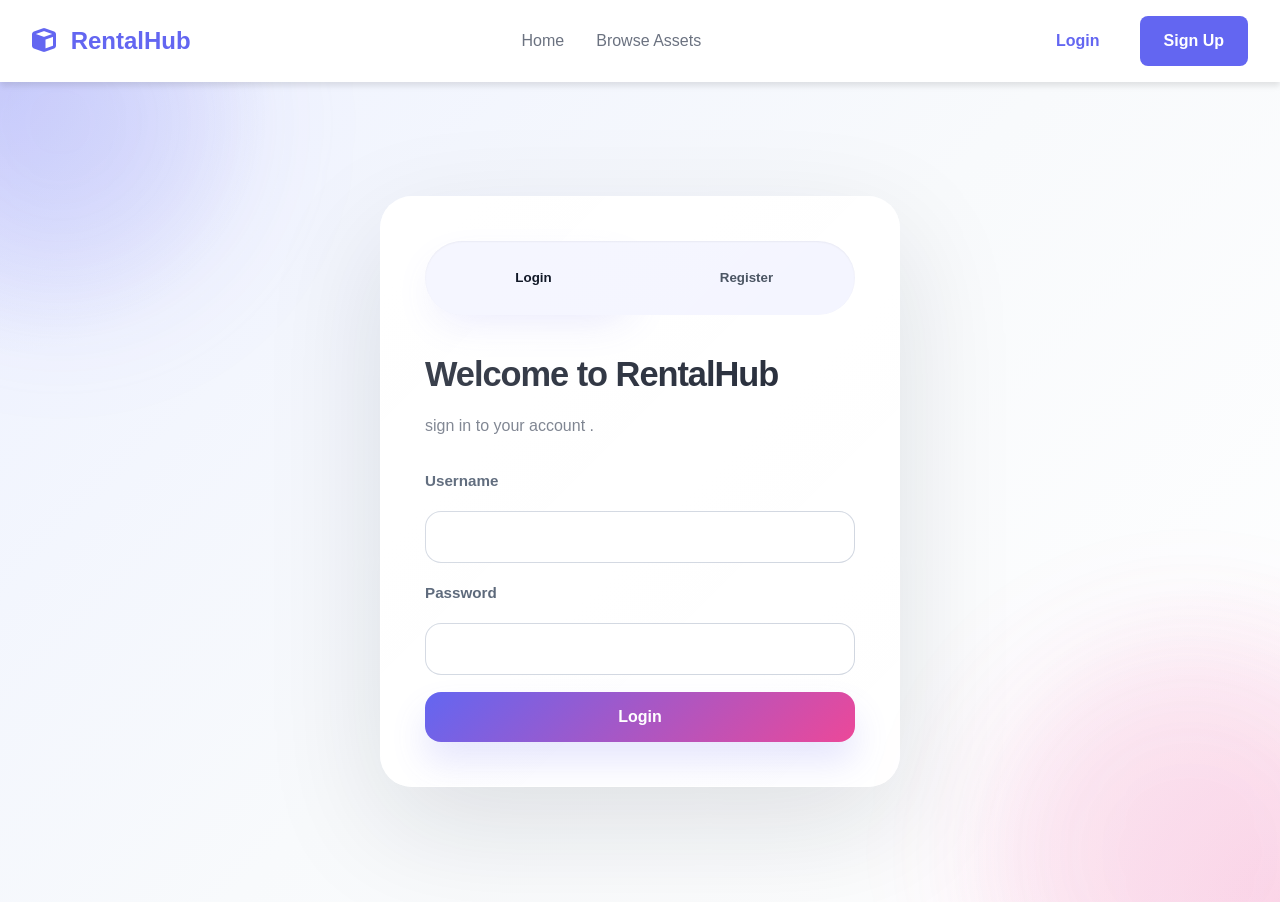
<file: rental-platform/pages/login.html>
<!DOCTYPE html>
<html lang="en">
<head>
    <meta charset="UTF-8">
    <meta name="viewport" content="width=device-width, initial-scale=1.0">
    <title>Login / Register - RentalHub</title>
    <link rel="stylesheet" href="../css/styles.css">
    <link rel="stylesheet" href="../css/login-style2.css">
    <link rel="stylesheet" href="../css/animations.css">
    <link rel="stylesheet" href="https://cdnjs.cloudflare.com/ajax/libs/font-awesome/6.4.0/css/all.min.css">
</head>
<body>
    <nav class="navbar">
        <div class="nav-container">
            <div class="nav-brand">
                <i class="fas fa-cube"></i> RentalHub
            </div>
            <ul class="nav-menu">
                <li><a href="../index.html" class="nav-link">Home</a></li>
                <li><a href="assets-listing.html" class="nav-link">Browse Assets</a></li>
            </ul>
            <div class="nav-auth"></div>
        </div>
    </nav>

    <main class="auth-page style2">
        <div class="auth-card style2">
            <div class="auth-tabs">
                <button id="tab-login" class="auth-tab active">Login</button>
                <button id="tab-register" class="auth-tab">Register</button>
            </div>

            <div id="login-panel" class="auth-panel">
                <h2>Welcome to RentalHub</h2>
                <p>sign in to your account .</p>
                <form id="login-form" class="auth-form">
                    <label for="login-username">Username</label>
                    <input type="text" id="login-username" required>

                    <label for="login-password">Password</label>
                    <input type="password" id="login-password" required>

                    <button type="submit" class="btn btn-primary btn-large btn-block">Login</button>
                </form>
            </div>

            <div id="register-panel" class="auth-panel" style="display:none;">
                <h2>Create Account</h2>
                <p>Register to book assets and view your booking history.</p>
                <form id="register-form" class="auth-form">
                    <label for="register-fullname">Full Name</label>
                    <input type="text" id="register-fullname" required>

                    <label for="register-email">Email Address</label>
                    <input type="email" id="register-email" required>

                    <label for="register-username">Username</label>
                    <input type="text" id="register-username" required>

                    <label for="register-password">Password</label>
                    <input type="password" id="register-password" required>

                    <label for="register-confirm-password">Confirm Password</label>
                    <input type="password" id="register-confirm-password" required>

                    <button type="submit" class="btn btn-primary btn-large btn-block">Register</button>
                </form>
            </div>
        </div>
    </main>

    <script src="../js/auth.js"></script>
</body>
</html>
</file>
<file: rental-platform/css/styles.css>
/* ==================== Global Styles ==================== */
* {
    margin: 0;
    padding: 0;
    box-sizing: border-box;
}

:root {
    --primary-color: #6366f1;
    --primary-dark: #4f46e5;
    --secondary-color: #ec4899;
    --success-color: #10b981;
    --danger-color: #ef4444;
    --warning-color: #f59e0b;
    --dark-bg: #1f2937;
    --light-bg: #f9fafb;
    --border-color: #e5e7eb;
    --text-primary: #111827;
    --text-secondary: #6b7280;
    --white: #ffffff;
    --shadow-sm: 0 1px 2px rgba(0, 0, 0, 0.05);
    --shadow-md: 0 4px 6px rgba(0, 0, 0, 0.1);
    --shadow-lg: 0 10px 15px rgba(0, 0, 0, 0.1);
    --shadow-xl: 0 20px 25px rgba(0, 0, 0, 0.1);
}

body {
    font-family: 'Segoe UI', Tahoma, Geneva, Verdana, sans-serif;
    color: var(--text-primary);
    background-color: var(--light-bg);
    line-height: 1.6;
    overflow-x: hidden;
}

html {
    scroll-behavior: smooth;
}

/* ==================== Navigation ==================== */
.navbar {
    background: var(--white);
    box-shadow: var(--shadow-md);
    position: sticky;
    top: 0;
    z-index: 1000;
}

.nav-container {
    max-width: 1400px;
    margin: 0 auto;
    padding: 1rem 2rem;
    display: flex;
    justify-content: space-between;
    align-items: center;
}

.nav-brand {
    font-size: 1.5rem;
    font-weight: 700;
    color: var(--primary-color);
    cursor: pointer;
}

.nav-brand i {
    margin-right: 0.5rem;
}

.nav-menu {
    display: flex;
    list-style: none;
    gap: 2rem;
}

.nav-link {
    text-decoration: none;
    color: var(--text-secondary);
    font-weight: 500;
    transition: color 0.3s ease;
    position: relative;
}

.nav-link:hover,
.nav-link.active {
    color: var(--primary-color);
}

.nav-link::after {
    content: '';
    position: absolute;
    bottom: -5px;
    left: 0;
    width: 0;
    height: 2px;
    background-color: var(--primary-color);
    transition: width 0.3s ease;
}

.nav-link:hover::after,
.nav-link.active::after {
    width: 100%;
}

.nav-auth {
    display: flex;
    gap: 1rem;
    align-items: center;
}

.hamburger-menu {
    display: none;
    background: transparent;
    border: none;
    cursor: pointer;
    color: var(--primary-color);
    font-size: 1.5rem;
    padding: 0.5rem;
}

.btn-login,
.btn-signup {
    padding: 0.6rem 1.5rem;
    border: none;
    border-radius: 0.5rem;
    font-weight: 600;
    cursor: pointer;
    transition: all 0.3s ease;
}

.btn-login {
    background: transparent;
    color: var(--primary-color);
    border: 2px solid var(--primary-color);
}

.btn-login:hover {
    background: var(--primary-color);
    color: var(--white);
}

.btn-signup {
    background: var(--primary-color);
    color: var(--white);
}

.btn-signup:hover {
    background: var(--primary-dark);
    transform: translateY(-2px);
    box-shadow: var(--shadow-lg);
}

/* ==================== Buttons ==================== */
.btn {
    padding: 0.75rem 1.5rem;
    border: none;
    border-radius: 0.5rem;
    font-weight: 600;
    cursor: pointer;
    transition: all 0.3s ease;
    text-decoration: none;
    display: inline-block;
}

.btn-primary {
    background: var(--primary-color);
    color: var(--white);
}

.btn-primary:hover {
    background: var(--primary-dark);
    transform: translateY(-2px);
    box-shadow: var(--shadow-lg);
}

.btn-secondary {
    background: var(--light-bg);
    color: var(--text-primary);
    border: 2px solid var(--border-color);
}

.btn-secondary:hover {
    background: var(--border-color);
    border-color: var(--text-primary);
}

.btn-danger {
    background: var(--danger-color);
    color: var(--white);
}

.btn-danger:hover {
    background: #dc2626;
    transform: translateY(-2px);
}

.btn-large {
    padding: 1rem 2rem;
    font-size: 1.1rem;
}

.btn-small {
    padding: 0.5rem 1rem;
    font-size: 0.875rem;
}

.btn-block {
    width: 100%;
    display: block;
}

.btn-link {
    background: none;
    color: var(--primary-color);
    padding: 0;
    text-decoration: underline;
}

.btn-link:hover {
    color: var(--primary-dark);
    transform: none;
}

.booking-search-bar {
    margin-bottom: 1.5rem;
}

#booking-search-input {
    width: 100%;
    padding: 1rem 1.25rem;
    border-radius: 1rem;
    border: 1px solid rgba(148, 163, 184, 0.45);
    background: #ffffff;
    transition: border-color 0.25s ease, box-shadow 0.25s ease;
    outline: none;
    font-size: 1rem;
    color: #111827;
}

#booking-search-input:focus {
    border-color: rgba(99, 102, 241, 0.8);
    box-shadow: 0 0 0 6px rgba(99, 102, 241, 0.08);
}

.booking-search-bar input::placeholder {
    color: rgba(71, 85, 105, 0.7);
}

/* ==================== Hero Section ==================== */
.hero {
    background: linear-gradient(135deg, var(--primary-color) 0%, var(--secondary-color) 100%);
    color: var(--white);
    padding: 6rem 2rem;
    display: grid;
    grid-template-columns: 1fr 1fr;
    align-items: center;
    gap: 4rem;
    max-width: 1400px;
    margin: 0 auto;
}

.hero-title {
    font-size: 3.5rem;
    font-weight: 800;
    margin-bottom: 1rem;
    line-height: 1.2;
}

.hero-subtitle {
    font-size: 1.3rem;
    margin-bottom: 2rem;
    opacity: 0.95;
}

.hero-buttons {
    display: flex;
    gap: 1rem;
}

.hero-buttons .btn {
    padding: 1rem 2rem;
}

.hero-image {
    position: relative;
    height: 400px;
}

.animated-shape {
    position: absolute;
    border-radius: 50%;
    opacity: 0.15;
    animation: float 6s ease-in-out infinite;
}

.shape-1 {
    width: 200px;
    height: 200px;
    background: var(--white);
    top: 0;
    right: 0;
    animation-delay: 0s;
}

.shape-2 {
    width: 150px;
    height: 150px;
    background: var(--white);
    bottom: 50px;
    left: 50px;
    animation-delay: 1s;
}

.shape-3 {
    width: 100px;
    height: 100px;
    background: var(--white);
    bottom: 0;
    right: 100px;
    animation-delay: 2s;
}

/* ==================== Search Section ==================== */
.search-section {
    background: var(--white);
    padding: 3rem 2rem;
    margin-top: -3rem;
    position: relative;
    z-index: 100;
}

.search-container {
    max-width: 1200px;
    margin: 0 auto;
}

.search-container h2 {
    text-align: center;
    margin-bottom: 2rem;
    font-size: 1.8rem;
}

.search-form {
    display: grid;
    grid-template-columns: repeat(auto-fit, minmax(200px, 1fr));
    gap: 1rem;
    align-items: end;
}

.form-group {
    display: flex;
    flex-direction: column;
}

.form-group label {
    font-weight: 600;
    margin-bottom: 0.5rem;
    color: var(--text-primary);
}

.form-group input,
.form-group select {
    padding: 0.75rem;
    border: 2px solid var(--border-color);
    border-radius: 0.5rem;
    font-size: 1rem;
    transition: border-color 0.3s ease;
}

.form-group input:focus,
.form-group select:focus {
    outline: none;
    border-color: var(--primary-color);
}

.btn-search {
    height: 100%;
}

/* ==================== Features Section ==================== */
.features {
    padding: 5rem 2rem;
    background: var(--white);
}

.container {
    max-width: 1200px;
    margin: 0 auto;
}

.section-title {
    text-align: center;
    font-size: 2.5rem;
    font-weight: 800;
    margin-bottom: 3rem;
    color: var(--text-primary);
}

.features-grid {
    display: grid;
    grid-template-columns: repeat(auto-fit, minmax(300px, 1fr));
    gap: 2rem;
}

.feature-card {
    background: var(--light-bg);
    padding: 2rem;
    border-radius: 1rem;
    text-align: center;
    transition: all 0.3s ease;
}

.feature-card:hover {
    transform: translateY(-10px);
    box-shadow: var(--shadow-xl);
}

.feature-icon {
    font-size: 3rem;
    color: var(--primary-color);
    margin-bottom: 1rem;
}

.feature-card h3 {
    font-size: 1.3rem;
    margin-bottom: 1rem;
}

.feature-card p {
    color: var(--text-secondary);
    line-height: 1.8;
}

/* ==================== How It Works ==================== */
.how-it-works {
    padding: 5rem 2rem;
    background: var(--light-bg);
}

.steps-container {
    display: flex;
    justify-content: center;
    align-items: center;
    gap: 1rem;
    flex-wrap: wrap;
    max-width: 1400px;
    margin: 0 auto;
}

.step {
    text-align: center;
    background: var(--white);
    padding: 2rem;
    border-radius: 1rem;
    box-shadow: var(--shadow-md);
    flex: 1;
    min-width: 140px;
    transition: all 0.3s ease;
}

.step:hover {
    transform: translateY(-5px);
    box-shadow: var(--shadow-xl);
}

.step-number {
    width: 50px;
    height: 50px;
    background: var(--primary-color);
    color: var(--white);
    border-radius: 50%;
    display: flex;
    align-items: center;
    justify-content: center;
    font-weight: 800;
    font-size: 1.5rem;
    margin: 0 auto 1rem;
}

.step h3 {
    font-size: 1.1rem;
    margin-bottom: 0.5rem;
}

.step p {
    font-size: 0.9rem;
    color: var(--text-secondary);
}

.step-arrow {
    font-size: 2rem;
    color: var(--primary-color);
    flex: 0 0 30px;
}

/* ==================== Stats Section ==================== */
.stats {
    background: var(--primary-color);
    color: var(--white);
    padding: 4rem 2rem;
}

.stats .container {
    display: grid;
    grid-template-columns: repeat(auto-fit, minmax(200px, 1fr));
    gap: 2rem;
}

.stat-card {
    text-align: center;
}

.stat-card h3 {
    font-size: 2.5rem;
    font-weight: 800;
    margin-bottom: 0.5rem;
}

.stat-card p {
    font-size: 1.1rem;
    opacity: 0.9;
}

/* ==================== CTA Section ==================== */
.cta-section {
    background: linear-gradient(135deg, var(--secondary-color) 0%, var(--primary-color) 100%);
    color: var(--white);
    padding: 4rem 2rem;
    text-align: center;
}

.cta-content h2 {
    font-size: 2.5rem;
    margin-bottom: 1rem;
}

.cta-content p {
    font-size: 1.2rem;
    margin-bottom: 2rem;
}

/* ==================== Footer ==================== */
.footer {
    background: var(--dark-bg);
    color: var(--white);
    padding: 3rem 2rem 1rem;
}

.footer-content {
    max-width: 1200px;
    margin: 0 auto;
    display: grid;
    grid-template-columns: repeat(auto-fit, minmax(200px, 1fr));
    gap: 2rem;
    margin-bottom: 2rem;
}

.footer-section h4 {
    margin-bottom: 1rem;
}

.footer-section ul {
    list-style: none;
}

.footer-section li {
    margin-bottom: 0.5rem;
}

.footer-section a {
    color: var(--border-color);
    text-decoration: none;
    transition: color 0.3s ease;
}

.footer-section a:hover {
    color: var(--white);
}

.footer-bottom {
    text-align: center;
    padding-top: 2rem;
    border-top: 1px solid var(--border-color);
    max-width: 1200px;
    margin: 0 auto;
    color: var(--text-secondary);
}

/* ==================== Listings Page ==================== */
.container-full {
    max-width: 1400px;
    margin: 0 auto;
    padding: 2rem;
}

.listing-wrapper {
    display: grid;
    grid-template-columns: 250px 1fr;
    gap: 2rem;
}

.filters-sidebar {
    background: var(--white);
    padding: 2rem;
    border-radius: 1rem;
    box-shadow: var(--shadow-md);
    height: fit-content;
    position: sticky;
    top: 100px;
}

.filters-sidebar h3 {
    font-size: 1.3rem;
    margin-bottom: 1.5rem;
}

.filter-group {
    margin-bottom: 1.5rem;
    padding-bottom: 1.5rem;
    border-bottom: 1px solid var(--border-color);
}

.filter-group:last-child {
    border-bottom: none;
}

.filter-group h4 {
    font-size: 1rem;
    margin-bottom: 1rem;
    color: var(--text-primary);
}

.checkbox-label {
    display: flex;
    align-items: center;
    margin-bottom: 0.7rem;
    cursor: pointer;
    transition: color 0.3s ease;
}

.checkbox-label input {
    margin-right: 0.7rem;
    cursor: pointer;
    accent-color: var(--primary-color);
}

.checkbox-label:hover {
    color: var(--primary-color);
}

.price-slider {
    width: 100%;
    margin-bottom: 1rem;
    accent-color: var(--primary-color);
}

.price-display {
    text-align: center;
    color: var(--text-secondary);
    font-size: 0.9rem;
}

.listings-main {
    background: var(--white);
    padding: 2rem;
    border-radius: 1rem;
    box-shadow: var(--shadow-md);
}

.listings-header {
    display: flex;
    justify-content: space-between;
    align-items: center;
    margin-bottom: 2rem;
}

.listings-header h1 {
    font-size: 2rem;
}

.view-controls {
    display: flex;
    gap: 0.5rem;
}

.view-btn {
    padding: 0.5rem 1rem;
    border: 2px solid var(--border-color);
    background: transparent;
    border-radius: 0.5rem;
    cursor: pointer;
    transition: all 0.3s ease;
    font-size: 1.2rem;
}

.view-btn.active {
    border-color: var(--primary-color);
    color: var(--primary-color);
    background: var(--light-bg);
}

.assets-grid {
    display: grid;
    grid-template-columns: repeat(auto-fill, minmax(280px, 1fr));
    gap: 2rem;
    margin-bottom: 2rem;
}

/* ==================== Asset Card ==================== */
.asset-card {
    background: var(--white);
    border-radius: 1rem;
    overflow: hidden;
    box-shadow: var(--shadow-md);
    transition: all 0.3s ease;
    display: flex;
    flex-direction: column;
}

.asset-card:hover {
    transform: translateY(-8px);
    box-shadow: var(--shadow-xl);
}

.asset-image-wrapper {
    position: relative;
    overflow: hidden;
    height: 200px;
}

.asset-image {
    width: 100%;
    height: 100%;
    background: linear-gradient(135deg, var(--primary-color), var(--secondary-color));
    display: flex;
    align-items: center;
    justify-content: center;
    font-size: 3rem;
    color: rgba(255, 255, 255, 0.2);
}

.car-image {
    background: linear-gradient(135deg, #667eea 0%, #764ba2 100%);
}

.bike-image {
    background: linear-gradient(135deg, #f093fb 0%, #f5576c 100%);
}

.camera-image {
    background: linear-gradient(135deg, #4facfe 0%, #00f2fe 100%);
}

.apartment-image {
    background: linear-gradient(135deg, #43e97b 0%, #38f9d7 100%);
}

.drone-image {
    background: linear-gradient(135deg, #fa709a 0%, #fee140 100%);
}

.tool-image {
    background: linear-gradient(135deg, #30cfd0 0%, #330867 100%);
}

.asset-badge {
    position: absolute;
    top: 10px;
    left: 10px;
    background: var(--primary-color);
    color: var(--white);
    padding: 0.4rem 0.8rem;
    border-radius: 2rem;
    font-size: 0.75rem;
    font-weight: 700;
    text-transform: uppercase;
}

.asset-badge.new {
    background: var(--success-color);
}

.asset-badge.popular {
    background: var(--secondary-color);
}

.btn-favorite {
    position: absolute;
    top: 10px;
    right: 10px;
    width: 40px;
    height: 40px;
    border-radius: 50%;
    background: var(--white);
    border: none;
    cursor: pointer;
    display: flex;
    align-items: center;
    justify-content: center;
    font-size: 1.2rem;
    color: var(--secondary-color);
    transition: all 0.3s ease;
    box-shadow: var(--shadow-md);
}

.btn-favorite:hover {
    transform: scale(1.1);
    color: var(--danger-color);
}

.asset-content {
    padding: 1.5rem;
    flex: 1;
    display: flex;
    flex-direction: column;
}

.asset-rating {
    display: flex;
    align-items: center;
    gap: 0.3rem;
    margin-bottom: 0.5rem;
}

.asset-rating i {
    color: var(--warning-color);
    font-size: 0.85rem;
}

.asset-rating span {
    font-size: 0.85rem;
    color: var(--text-secondary);
}

.asset-content h3 {
    margin-bottom: 0.5rem;
    color: var(--text-primary);
}

.asset-location {
    color: var(--text-secondary);
    font-size: 0.9rem;
    margin-bottom: 0.5rem;
}

.asset-condition {
    margin-bottom: 0.5rem;
}

.condition-badge {
    display: inline-block;
    padding: 0.3rem 0.8rem;
    border-radius: 2rem;
    font-size: 0.75rem;
    font-weight: 600;
    text-transform: uppercase;
}

.condition-badge.excellent {
    background: #d1fae5;
    color: #065f46;
}

.condition-badge.good {
    background: #dbeafe;
    color: #0c2d6b;
}

.asset-description {
    font-size: 0.9rem;
    color: var(--text-secondary);
    margin-bottom: 1rem;
    flex: 1;
}

.asset-features {
    display: flex;
    gap: 1rem;
    margin-bottom: 1rem;
    font-size: 0.85rem;
    color: var(--text-secondary);
}

.asset-features span {
    display: flex;
    align-items: center;
    gap: 0.3rem;
}

.asset-footer {
    display: flex;
    justify-content: space-between;
    align-items: center;
    margin-top: auto;
}

.asset-price {
    display: flex;
    align-items: baseline;
}

.price {
    font-size: 1.5rem;
    font-weight: 700;
    color: var(--primary-color);
}

.period {
    font-size: 0.85rem;
    color: var(--text-secondary);
    margin-left: 0.3rem;
}

.btn-small {
    padding: 0.5rem 1rem;
    font-size: 0.85rem;
}

/* ==================== Pagination ==================== */
.pagination {
    display: flex;
    justify-content: center;
    gap: 0.5rem;
    margin-top: 2rem;
}

.btn-page {
    padding: 0.5rem 0.8rem;
    border: 2px solid var(--border-color);
    background: var(--white);
    border-radius: 0.5rem;
    cursor: pointer;
    transition: all 0.3s ease;
    font-weight: 600;
}

.btn-page:hover,
.btn-page.active {
    background: var(--primary-color);
    color: var(--white);
    border-color: var(--primary-color);
}

/* ==================== Booking Page ==================== */
.booking-wrapper {
    display: grid;
    grid-template-columns: 2fr 1fr;
    gap: 2rem;
    max-width: 1400px;
    margin: 0 auto;
}

.booking-main {
    background: var(--white);
    padding: 2rem;
    border-radius: 1rem;
    box-shadow: var(--shadow-md);
}

.booking-progress {
    display: flex;
    align-items: center;
    justify-content: space-between;
    margin-bottom: 3rem;
}

.progress-step {
    display: flex;
    flex-direction: column;
    align-items: center;
    gap: 0.5rem;
}

.progress-number {
    width: 40px;
    height: 40px;
    border-radius: 50%;
    background: var(--light-bg);
    color: var(--text-secondary);
    display: flex;
    align-items: center;
    justify-content: center;
    font-weight: 700;
    transition: all 0.3s ease;
}

.progress-step.active .progress-number {
    background: var(--primary-color);
    color: var(--white);
}

.progress-label {
    font-size: 0.85rem;
    font-weight: 600;
}

.progress-line {
    flex: 1;
    height: 2px;
    background: var(--border-color);
    margin: 0 1rem;
}

.booking-asset {
    margin-bottom: 2rem;
}

.booking-asset h2 {
    margin-bottom: 1rem;
}

.asset-card-booking {
    display: grid;
    grid-template-columns: 200px 1fr;
    gap: 1.5rem;
    padding: 1.5rem;
    border: 2px solid var(--border-color);
    border-radius: 1rem;
}

.asset-image-large {
    width: 100%;
    height: 150px;
    border-radius: 0.5rem;
}

.asset-owner {
    display: flex;
    align-items: center;
    gap: 1rem;
    margin-top: 1rem;
}

.owner-avatar {
    width: 40px;
    height: 40px;
    border-radius: 50%;
    background: var(--primary-color);
}

.verified-badge {
    color: var(--success-color);
    font-size: 0.9rem;
}

.booking-form {
    display: flex;
    flex-direction: column;
    gap: 2rem;
}

.form-section {
    padding: 1.5rem;
    border: 1px solid var(--border-color);
    border-radius: 0.5rem;
}

.form-section h3 {
    margin-bottom: 1rem;
}

.date-picker-group {
    display: grid;
    grid-template-columns: 1fr 1fr;
    gap: 1rem;
    margin-bottom: 1rem;
}

.rental-info {
    background: var(--light-bg);
    padding: 1rem;
    border-radius: 0.5rem;
    font-size: 0.95rem;
}

.rental-info p {
    margin-bottom: 0.5rem;
}

.terms-check {
    display: flex;
    flex-direction: column;
    gap: 0.8rem;
}

.booking-summary {
    background: var(--white);
    padding: 2rem;
    border-radius: 1rem;
    box-shadow: var(--shadow-md);
    height: fit-content;
    position: sticky;
    top: 100px;
}

.price-breakdown {
    display: flex;
    flex-direction: column;
    gap: 0.5rem;
}

.price-breakdown h3 {
    margin-bottom: 1rem;
    padding-bottom: 1rem;
    border-bottom: 2px solid var(--border-color);
}

.price-row {
    display: flex;
    justify-content: space-between;
    font-size: 0.95rem;
}

.price-row.total {
    font-size: 1.3rem;
    font-weight: 700;
    padding: 0.5rem 0;
    border-top: 2px solid var(--border-color);
}

.divider {
    height: 1px;
    background: var(--border-color);
    margin: 0.5rem 0;
}

.price-row .deposit {
    color: var(--warning-color);
    font-weight: 700;
}

.info-box {
    background: #f0f9ff;
    border-left: 4px solid var(--primary-color);
    padding: 1rem;
    border-radius: 0.5rem;
    margin-top: 1rem;
    font-size: 0.9rem;
}

.info-box.warning {
    background: #fef3c7;
    border-left-color: var(--warning-color);
}

.included-list {
    list-style: none;
    margin: 1rem 0;
    font-size: 0.9rem;
}

.included-list li {
    display: flex;
    align-items: center;
    gap: 0.5rem;
    margin-bottom: 0.5rem;
}

.included-list i {
    color: var(--success-color);
}

.policy-box {
    background: var(--light-bg);
    padding: 1rem;
    border-radius: 0.5rem;
    font-size: 0.85rem;
}

.policy-box p {
    margin-bottom: 0.5rem;
}

/* ==================== Dashboard ==================== */
.dashboard-container {
    display: grid;
    grid-template-columns: 250px 1fr;
    gap: 2rem;
    max-width: 1400px;
    margin: 0 auto;
    padding: 2rem;
    min-height: calc(100vh - 150px);
}

.dashboard-sidebar {
    background: var(--white);
    padding: 2rem;
    border-radius: 1rem;
    box-shadow: var(--shadow-md);
    height: fit-content;
    position: sticky;
    top: 100px;
}

.sidebar-user {
    text-align: center;
    margin-bottom: 2rem;
    padding-bottom: 1.5rem;
    border-bottom: 1px solid var(--border-color);
}

.user-avatar-large {
    width: 80px;
    height: 80px;
    border-radius: 50%;
    margin-bottom: 0.5rem;
    border: 3px solid var(--primary-color);
}

.sidebar-user h3 {
    margin-bottom: 0.3rem;
}

.user-role {
    color: var(--text-secondary);
    font-size: 0.9rem;
}

.trust-score {
    display: flex;
    align-items: center;
    justify-content: center;
    gap: 0.5rem;
    margin-top: 1rem;
    color: var(--warning-color);
    font-weight: 600;
}

.sidebar-nav {
    display: flex;
    flex-direction: column;
    gap: 0.5rem;
    margin-bottom: 1.5rem;
}

.sidebar-link {
    display: flex;
    align-items: center;
    gap: 1rem;
    padding: 0.8rem;
    color: var(--text-primary);
    text-decoration: none;
    border-radius: 0.5rem;
    transition: all 0.3s ease;
}

.sidebar-link:hover,
.sidebar-link.active {
    background: var(--light-bg);
    color: var(--primary-color);
}

.sidebar-link i {
    font-size: 1.2rem;
}

.dashboard-main {
    display: flex;
    flex-direction: column;
    gap: 2rem;
}

.dashboard-main h1 {
    font-size: 2rem;
    margin-bottom: 1rem;
}

.dashboard-section {
    display: none;
}

.dashboard-section.active {
    display: block;
}

.stats-grid {
    display: grid;
    grid-template-columns: repeat(auto-fit, minmax(200px, 1fr));
    gap: 1.5rem;
    margin-bottom: 2rem;
}

.stat-card {
    background: var(--white);
    padding: 1.5rem;
    border-radius: 1rem;
    box-shadow: var(--shadow-md);
    display: flex;
    align-items: center;
    gap: 1rem;
}

.stat-icon {
    width: 60px;
    height: 60px;
    border-radius: 50%;
    background: var(--light-bg);
    display: flex;
    align-items: center;
    justify-content: center;
    font-size: 1.5rem;
    color: var(--primary-color);
}

.stat-content h3 {
    font-size: 1.5rem;
    margin-bottom: 0.3rem;
}

.stat-content p {
    color: var(--text-secondary);
    font-size: 0.9rem;
}

.dashboard-grid {
    display: grid;
    grid-template-columns: repeat(auto-fit, minmax(300px, 1fr));
    gap: 2rem;
}

.dashboard-card {
    background: var(--white);
    padding: 2rem;
    border-radius: 1rem;
    box-shadow: var(--shadow-md);
}

.dashboard-card h3 {
    margin-bottom: 1.5rem;
    font-size: 1.2rem;
}

.booking-list,
.assets-list,
.activity-log {
    display: flex;
    flex-direction: column;
    gap: 1rem;
}

.booking-item,
.asset-item,
.activity-item {
    padding: 1rem;
    border: 1px solid var(--border-color);
    border-radius: 0.5rem;
    transition: all 0.3s ease;
}

.booking-item:hover,
.asset-item:hover,
.activity-item:hover {
    border-color: var(--primary-color);
    background: var(--light-bg);
}

.booking-info h4,
.asset-info h4 {
    font-size: 0.95rem;
    margin-bottom: 0.3rem;
}

.booking-date,
.asset-util {
    font-size: 0.85rem;
    color: var(--text-secondary);
}

.booking-renter {
    font-size: 0.85rem;
    color: var(--text-secondary);
    margin-top: 0.3rem;
}

.badge {
    display: inline-block;
    padding: 0.3rem 0.7rem;
    border-radius: 2rem;
    font-size: 0.75rem;
    font-weight: 700;
    text-transform: uppercase;
}

.badge.status-confirmed {
    background: #d1fae5;
    color: #065f46;
}

.badge.status-pending {
    background: #fef3c7;
    color: #92400e;
}

.badge.status-warning {
    background: #fee2e2;
    color: #7f1d1d;
}

.booking-actions {
    display: flex;
    gap: 0.5rem;
    margin-top: 1rem;
}

.link-more {
    display: inline-block;
    margin-top: 1rem;
    color: var(--primary-color);
    text-decoration: none;
    font-weight: 600;
    transition: all 0.3s ease;
}

.link-more:hover {
    transform: translateX(5px);
}

.asset-thumb {
    width: 60px;
    height: 60px;
    border-radius: 0.5rem;
    background: var(--light-bg);
}

.car-image-small {
    background: linear-gradient(135deg, #667eea 0%, #764ba2 100%);
}

.bike-image-small {
    background: linear-gradient(135deg, #f093fb 0%, #f5576c 100%);
}

.apartment-image-small {
    background: linear-gradient(135deg, #43e97b 0%, #38f9d7 100%);
}

.earnings {
    font-weight: 700;
    color: var(--success-color);
    font-size: 0.95rem;
}

.activity-icon {
    width: 40px;
    height: 40px;
    border-radius: 50%;
    background: var(--light-bg);
    display: flex;
    align-items: center;
    justify-content: center;
    color: var(--primary-color);
}

.activity-content h4 {
    margin-bottom: 0.3rem;
}

.activity-content p {
    font-size: 0.9rem;
    color: var(--text-secondary);
}

.time {
    display: block;
    font-size: 0.8rem;
    color: var(--border-color);
    margin-top: 0.3rem;
}

.booking-details {
    display: flex;
    flex-direction: column;
    gap: 0.5rem;
    margin-bottom: 1rem;
    font-size: 0.9rem;
}

.deposits-grid {
    display: grid;
    grid-template-columns: repeat(auto-fit, minmax(250px, 1fr));
    gap: 1.5rem;
    margin-bottom: 2rem;
}

.deposit-card {
    background: var(--white);
    padding: 1.5rem;
    border-radius: 1rem;
    box-shadow: var(--shadow-md);
}

.deposit-card h3 {
    margin-bottom: 1rem;
}

.deposit-amount {
    font-size: 2rem;
    font-weight: 800;
    color: var(--primary-color);
    margin-bottom: 1rem;
}

.deposit-list,
.status-list {
    display: flex;
    flex-direction: column;
    gap: 0.8rem;
}

.deposit-item,
.status-item {
    display: flex;
    justify-content: space-between;
    font-size: 0.9rem;
    padding: 0.5rem 0;
    border-bottom: 1px solid var(--border-color);
}

.deposit-item:last-child,
.status-item:last-child {
    border-bottom: none;
}

.deposit-item .amount {
    font-weight: 700;
}

.status-item .amount {
    color: var(--success-color);
    font-weight: 700;
}

.status-item .count {
    font-size: 0.8rem;
    color: var(--text-secondary);
}

.ledger-table {
    width: 100%;
    border-collapse: collapse;
    margin-top: 1rem;
}

.ledger-table th {
    text-align: left;
    padding: 1rem;
    border-bottom: 2px solid var(--border-color);
    font-weight: 700;
}

.ledger-table td {
    padding: 1rem;
    border-bottom: 1px solid var(--border-color);
}

.reviews-grid {
    display: grid;
    grid-template-columns: repeat(auto-fit, minmax(300px, 1fr));
    gap: 1.5rem;
}

.review-card {
    background: var(--white);
    padding: 1.5rem;
    border-radius: 1rem;
    box-shadow: var(--shadow-md);
}

.trust-display {
    display: flex;
    align-items: center;
    gap: 2rem;
    margin-top: 1rem;
}

.trust-circle {
    width: 120px;
    height: 120px;
    border-radius: 50%;
    background: linear-gradient(135deg, var(--primary-color), var(--secondary-color));
    color: var(--white);
    display: flex;
    flex-direction: column;
    align-items: center;
    justify-content: center;
}

.score {
    font-size: 2rem;
    font-weight: 800;
}

.trust-stats p {
    font-size: 0.9rem;
    margin-bottom: 0.5rem;
}

.reviews-list {
    display: flex;
    flex-direction: column;
    gap: 1.5rem;
}

.review-item {
    border: 1px solid var(--border-color);
    border-radius: 0.5rem;
    padding: 1rem;
}

.review-header {
    display: flex;
    justify-content: space-between;
    margin-bottom: 0.5rem;
}

.reviewer-info h4 {
    font-size: 0.95rem;
}

.asset {
    font-size: 0.85rem;
    color: var(--text-secondary);
}

.review-rating {
    display: flex;
    gap: 0.2rem;
    color: var(--warning-color);
}

.review-text {
    font-size: 0.9rem;
    color: var(--text-primary);
    margin: 0.5rem 0;
}

.review-date {
    font-size: 0.8rem;
    color: var(--text-secondary);
}

/* ==================== Responsive Design ==================== */
@media (max-width: 768px) {
    .hero {
        grid-template-columns: 1fr;
        padding: 3rem 1rem;
    }

    .hero-title {
        font-size: 2rem;
    }

    .hero-buttons {
        flex-direction: column;
    }

    .nav-container {
        flex-wrap: wrap;
        gap: 1rem;
    }

    .hamburger-menu {
        display: block;
    }

    .nav-menu {
        display: none;
        position: absolute;
        top: 100%;
        left: 0;
        width: 100%;
        z-index: 1000;
        flex-direction: column;
        background: rgba(255, 255, 255, 0.98);
        padding: 1.25rem 1.5rem 1.5rem;
        border-bottom-left-radius: 1rem;
        border-bottom-right-radius: 1rem;
        box-shadow: 0 24px 60px rgba(15, 23, 42, 0.12);
        backdrop-filter: blur(12px);
    }

    .nav-menu.open {
        display: flex;
    }

    .nav-link {
        width: 100%;
        padding: 0.75rem 0;
        border-radius: 0.75rem;
    }

    .nav-link:hover,
    .nav-link.active {
        background: rgba(99, 102, 241, 0.08);
        color: var(--primary-color);
    }

    .nav-auth {
        width: 100%;
        justify-content: flex-start;
        padding: 0 1.5rem;
    }

    .nav-auth a,
    .nav-auth button {
        width: auto;
    }

    .search-form {
        grid-template-columns: 1fr;
    }

    .listing-wrapper {
        grid-template-columns: 1fr;
    }

    .filters-sidebar {
        position: static;
    }

    .booking-wrapper {
        grid-template-columns: 1fr;
    }

    .booking-summary {
        position: static;
    }

    .asset-card-booking {
        grid-template-columns: 1fr;
    }

    .dashboard-container {
        grid-template-columns: 1fr;
    }

    .dashboard-sidebar {
        position: static;
    }

    .steps-container {
        flex-direction: column;
    }

    .step-arrow {
        transform: rotate(90deg);
    }

    .stats-grid,
    .dashboard-grid {
        grid-template-columns: 1fr;
    }

    .feature-card {
        padding: 1.5rem;
    }
}

@media (max-width: 480px) {
    .hero-title {
        font-size: 1.5rem;
    }

    .section-title {
        font-size: 1.8rem;
    }

    .assets-grid {
        grid-template-columns: 1fr;
    }

    .date-picker-group {
        grid-template-columns: 1fr;
    }
}
</file>
<file: rental-platform/css/animations.css>
/* ==================== Animations ==================== */

/* Fade In Animations */
@keyframes fadeInDown {
    from {
        opacity: 0;
        transform: translateY(-30px);
    }
    to {
        opacity: 1;
        transform: translateY(0);
    }
}

@keyframes fadeInUp {
    from {
        opacity: 0;
        transform: translateY(30px);
    }
    to {
        opacity: 1;
        transform: translateY(0);
    }
}

@keyframes fadeInLeft {
    from {
        opacity: 0;
        transform: translateX(-30px);
    }
    to {
        opacity: 1;
        transform: translateX(0);
    }
}

@keyframes fadeInRight {
    from {
        opacity: 0;
        transform: translateX(30px);
    }
    to {
        opacity: 1;
        transform: translateX(0);
    }
}

@keyframes slideInLeft {
    from {
        opacity: 0;
        transform: translateX(-50px);
    }
    to {
        opacity: 1;
        transform: translateX(0);
    }
}

@keyframes slideInRight {
    from {
        opacity: 0;
        transform: translateX(50px);
    }
    to {
        opacity: 1;
        transform: translateX(0);
    }
}

/* Floating Animation */
@keyframes float {
    0%, 100% {
        transform: translateY(0px);
    }
    50% {
        transform: translateY(20px);
    }
}

/* Pulse Animation */
@keyframes pulse {
    0%, 100% {
        opacity: 1;
    }
    50% {
        opacity: 0.5;
    }
}

/* Bounce Animation */
@keyframes bounce {
    0%, 100% {
        transform: translateY(0);
    }
    50% {
        transform: translateY(-10px);
    }
}

/* Swing Animation */
@keyframes swing {
    0%, 100% {
        transform: rotate(0deg);
    }
    25% {
        transform: rotate(2deg);
    }
    75% {
        transform: rotate(-2deg);
    }
}

/* Glow Animation */
@keyframes glow {
    0%, 100% {
        box-shadow: 0 0 5px rgba(99, 102, 241, 0.5);
    }
    50% {
        box-shadow: 0 0 20px rgba(99, 102, 241, 0.8);
    }
}

/* Shimmer Animation */
@keyframes shimmer {
    0% {
        background-position: -1000px 0;
    }
    100% {
        background-position: 1000px 0;
    }
}

/* Rotate Animation */
@keyframes rotate {
    0% {
        transform: rotate(0deg);
    }
    100% {
        transform: rotate(360deg);
    }
}

/* Scale Pulse */
@keyframes scalePulse {
    0%, 100% {
        transform: scale(1);
    }
    50% {
        transform: scale(1.05);
    }
}

/* Slide Down */
@keyframes slideDown {
    from {
        opacity: 0;
        transform: translateY(-20px);
    }
    to {
        opacity: 1;
        transform: translateY(0);
    }
}

/* Slide Up */
@keyframes slideUp {
    from {
        opacity: 0;
        transform: translateY(20px);
    }
    to {
        opacity: 1;
        transform: translateY(0);
    }
}

/* Gradient Shift */
@keyframes gradientShift {
    0% {
        background-position: 0% 50%;
    }
    50% {
        background-position: 100% 50%;
    }
    100% {
        background-position: 0% 50%;
    }
}

/* Color Change */
@keyframes colorChange {
    0% {
        color: #6366f1;
    }
    50% {
        color: #ec4899;
    }
    100% {
        color: #6366f1;
    }
}

/* Flip Animation */
@keyframes flip {
    0% {
        transform: rotateY(0);
    }
    100% {
        transform: rotateY(360deg);
    }
}

/* Tada Animation (Celebration) */
@keyframes tada {
    0% {
        transform: scale(1) rotate(0deg);
    }
    10%, 20% {
        transform: scale(0.9) rotate(-3deg);
    }
    30%, 50%, 70%, 90% {
        transform: scale(1.1) rotate(3deg);
    }
    40%, 60%, 80% {
        transform: scale(1.1) rotate(-3deg);
    }
    100% {
        transform: scale(1) rotate(0deg);
    }
}

/* Heartbeat Animation */
@keyframes heartbeat {
    0%, 100% {
        transform: scale(1);
    }
    25% {
        transform: scale(1.3);
    }
    50% {
        transform: scale(1.15);
    }
}

/* Rubberband Animation */
@keyframes rubberband {
    0%, 100% {
        transform: scale(1);
    }
    30% {
        transform: scaleX(0.75) scaleY(1.25);
    }
    40% {
        transform: scaleX(1.25) scaleY(0.75);
    }
    50% {
        transform: scaleX(0.85) scaleY(1.15);
    }
    65% {
        transform: scaleX(1.05) scaleY(0.95);
    }
    75% {
        transform: scaleX(0.95) scaleY(1.05);
    }
}

/* Jello Animation */
@keyframes jello {
    0%, 11.1%, 100% {
        transform: skewX(0deg) skewY(0deg);
    }
    22.2% {
        transform: skewX(-12.5deg) skewY(-12.5deg);
    }
    33.3% {
        transform: skewX(6.25deg) skewY(6.25deg);
    }
    44.4% {
        transform: skewX(-3.125deg) skewY(-3.125deg);
    }
    55.5% {
        transform: skewX(1.5625deg) skewY(1.5625deg);
    }
    66.6% {
        transform: skewX(-0.78125deg) skewY(-0.78125deg);
    }
    77.7% {
        transform: skewX(0.390625deg) skewY(0.390625deg);
    }
    88.8% {
        transform: skewX(-0.1953125deg) skewY(-0.1953125deg);
    }
}

/* Wobble Animation */
@keyframes wobble {
    0%, 100% {
        transform: translateX(0%);
    }
    15% {
        transform: translateX(-5px) rotate(-5deg);
    }
    30% {
        transform: translateX(3px) rotate(3deg);
    }
    45% {
        transform: translateX(-3px) rotate(-3deg);
    }
    60% {
        transform: translateX(2px) rotate(2deg);
    }
    75% {
        transform: translateX(-1px) rotate(-1deg);
    }
}

/* Wave Animation */
@keyframes wave {
    0%, 100% {
        transform: translateX(0px);
    }
    50% {
        transform: translateX(10px);
    }
}

/* Blur Animation */
@keyframes blur {
    0% {
        filter: blur(0px);
    }
    50% {
        filter: blur(5px);
    }
    100% {
        filter: blur(0px);
    }
}

/* ==================== Animation Classes ==================== */

/* Fade In Down */
.fade-in-down {
    animation: fadeInDown 0.8s ease-out;
}

/* Fade In Up */
.fade-in-up {
    animation: fadeInUp 0.8s ease-out;
}

/* Fade In Left */
.fade-in-left {
    animation: fadeInLeft 0.8s ease-out;
}

/* Fade In Right */
.fade-in-right {
    animation: fadeInRight 0.8s ease-out;
}

/* Slide In Left */
.slide-in-left {
    animation: slideInLeft 0.6s ease-out;
}

/* Slide In Right */
.slide-in-right {
    animation: slideInRight 0.6s ease-out;
}

/* Slide Down */
.slide-down {
    animation: slideDown 0.5s ease-out;
}

/* Slide Up */
.slide-up {
    animation: slideUp 0.5s ease-out;
}

/* Float */
.float {
    animation: float 3s ease-in-out infinite;
}

/* Pulse */
.pulse {
    animation: pulse 2s ease-in-out infinite;
}

/* Bounce */
.bounce {
    animation: bounce 1s infinite;
}

/* Swing */
.swing {
    animation: swing 1s ease-in-out infinite;
}

/* Glow */
.glow {
    animation: glow 1.5s ease-in-out infinite;
}

/* Scale Pulse */
.scale-pulse {
    animation: scalePulse 1.5s ease-in-out infinite;
}

/* Rotate */
.rotate {
    animation: rotate 1s linear infinite;
}

/* Gradient Shift */
.gradient-shift {
    background-size: 200% 200%;
    animation: gradientShift 3s ease infinite;
}

/* Color Change */
.color-change {
    animation: colorChange 2s ease-in-out infinite;
}

/* Flip */
.flip {
    animation: flip 2s ease-in-out infinite;
}

/* Tada */
.tada {
    animation: tada 1s ease-in-out;
}

/* Heartbeat */
.heartbeat {
    animation: heartbeat 1s ease-in-out infinite;
}

/* Rubberband */
.rubberband {
    animation: rubberband 0.8s ease-in-out;
}

/* Jello */
.jello {
    animation: jello 0.9s ease-in-out;
}

/* Wobble */
.wobble {
    animation: wobble 0.8s ease-in-out;
}

/* Wave */
.wave {
    animation: wave 1s ease-in-out infinite;
}

/* Blur */
.blur {
    animation: blur 1s ease-in-out infinite;
}

/* ==================== Button Hover Animations ==================== */
.btn {
    position: relative;
    overflow: hidden;
}

.btn::before {
    content: '';
    position: absolute;
    top: 0;
    left: -100%;
    width: 100%;
    height: 100%;
    background: rgba(255, 255, 255, 0.2);
    transition: left 0.5s ease;
    z-index: -1;
}

.btn:hover::before {
    left: 100%;
}

/* ==================== Hover Effects ==================== */
.feature-card {
    transition: all 0.3s cubic-bezier(0.34, 1.56, 0.64, 1);
}

.asset-card {
    transition: all 0.3s cubic-bezier(0.34, 1.56, 0.64, 1);
}

.step {
    transition: all 0.3s cubic-bezier(0.34, 1.56, 0.64, 1);
}

/* ==================== Text Animations ==================== */
.counter {
    animation: fadeInUp 1s ease-out;
}

/* ==================== Input Focus Animations */
input:focus,
select:focus,
textarea:focus {
    animation: glow 0.5s ease-out;
}

/* ==================== Smooth Transitions ==================== */
* {
    transition: color 0.3s ease, background-color 0.3s ease, border-color 0.3s ease, box-shadow 0.3s ease;
}

/* ==================== Stagger Animation */
.fade-in-up[style*="delay"] {
    animation: fadeInUp 0.8s ease-out both;
}

.slide-in-left[style*="delay"] {
    animation: slideInLeft 0.6s ease-out both;
}

.fade-in-left[style*="delay"] {
    animation: fadeInLeft 0.8s ease-out both;
}

/* ==================== Loading Animation */
@keyframes spinner {
    0% {
        transform: rotate(0deg);
    }
    100% {
        transform: rotate(360deg);
    }
}

.spinner {
    width: 40px;
    height: 40px;
    border: 4px solid #f3f3f3;
    border-top: 4px solid #6366f1;
    border-radius: 50%;
    animation: spinner 1s linear infinite;
}

/* ==================== Skeleton Loading Animation */
@keyframes skeletonLoading {
    0% {
        background-position: -1000px 0;
    }
    100% {
        background-position: 1000px 0;
    }
}

.skeleton {
    background: linear-gradient(90deg, #f3f3f3 25%, #e0e0e0 50%, #f3f3f3 75%);
    background-size: 1000px 100%;
    animation: skeletonLoading 2s infinite;
    border-radius: 0.5rem;
}

/* ==================== Toast Notification Animation */
@keyframes slideInRight {
    from {
        transform: translateX(100%);
        opacity: 0;
    }
    to {
        transform: translateX(0);
        opacity: 1;
    }
}

@keyframes slideOutRight {
    from {
        transform: translateX(0);
        opacity: 1;
    }
    to {
        transform: translateX(100%);
        opacity: 0;
    }
}

.toast {
    animation: slideInRight 0.3s ease-out;
}

.toast.hide {
    animation: slideOutRight 0.3s ease-out;
}

/* ==================== Modal Animation */
@keyframes modalFadeIn {
    from {
        opacity: 0;
        transform: scale(0.9);
    }
    to {
        opacity: 1;
        transform: scale(1);
    }
}

@keyframes backdropFadeIn {
    from {
        opacity: 0;
    }
    to {
        opacity: 1;
    }
}

.modal {
    animation: modalFadeIn 0.3s ease-out;
}

.modal-backdrop {
    animation: backdropFadeIn 0.3s ease-out;
}

/* ==================== Dropdown Animation */
@keyframes dropdownOpen {
    from {
        opacity: 0;
        transform: translateY(-10px);
    }
    to {
        opacity: 1;
        transform: translateY(0);
    }
}

.dropdown-menu {
    animation: dropdownOpen 0.2s ease-out;
}

/* ==================== Search Results Animation */
.search-result {
    animation: fadeInLeft 0.4s ease-out;
}

/* ==================== Expandable Content Animation */
@keyframes expandHeight {
    from {
        max-height: 0;
        opacity: 0;
    }
    to {
        max-height: 1000px;
        opacity: 1;
    }
}

@keyframes collapseHeight {
    from {
        max-height: 1000px;
        opacity: 1;
    }
    to {
        max-height: 0;
        opacity: 0;
    }
}

.expand {
    animation: expandHeight 0.3s ease-out;
}

.collapse {
    animation: collapseHeight 0.3s ease-out;
}

/* ==================== Badge Animations */
.badge {
    animation: pulse 2s ease-in-out infinite;
}

/* ==================== Icon Animations */
i {
    transition: all 0.3s ease;
}

.icon-rotate:hover {
    animation: rotate 0.6s ease-in-out;
}

.icon-bounce:hover {
    animation: bounce 0.6s ease-in-out;
}

.icon-swing:hover {
    animation: swing 0.6s ease-in-out;
}

/* ==================== Link Animations */
a {
    position: relative;
}

a::after {
    content: '';
    position: absolute;
    width: 0;
    height: 2px;
    bottom: -5px;
    left: 0;
    background-color: currentColor;
    transition: width 0.3s ease;
}

a:hover::after {
    width: 100%;
}

/* ==================== Form Input Animations */
.input-group {
    position: relative;
}

.input-group input {
    padding-bottom: 10px;
    border: none;
    border-bottom: 2px solid #e0e0e0;
    transition: border-color 0.3s ease;
}

.input-group input:focus {
    border-bottom-color: #6366f1;
    outline: none;
}

.input-group label {
    position: absolute;
    top: 0;
    left: 0;
    transition: all 0.3s ease;
}

.input-group input:focus + label,
.input-group input:not(:placeholder-shown) + label {
    top: -20px;
    font-size: 0.85rem;
    color: #6366f1;
}

/* ==================== Parallax Animation */
@keyframes parallax {
    0% {
        transform: translateY(0px);
    }
    100% {
        transform: translateY(20px);
    }
}

.parallax {
    animation: parallax 3s ease-in-out infinite;
}

/* ==================== 3D Animations */
.flip-card {
    perspective: 1000px;
}

.flip-card-inner {
    position: relative;
    width: 100%;
    height: 100%;
    transition: transform 0.6s;
    transform-style: preserve-3d;
}

.flip-card:hover .flip-card-inner {
    transform: rotateY(180deg);
}

.flip-card-front, .flip-card-back {
    position: absolute;
    width: 100%;
    height: 100%;
    backface-visibility: hidden;
}

.flip-card-back {
    background-color: #6366f1;
    color: white;
    transform: rotateY(180deg);
}

/* ==================== Utility Animation Classes */
.animate-delay-1 {
    animation-delay: 0.1s;
}

.animate-delay-2 {
    animation-delay: 0.2s;
}

.animate-delay-3 {
    animation-delay: 0.3s;
}

.animate-delay-4 {
    animation-delay: 0.4s;
}

.animate-delay-5 {
    animation-delay: 0.5s;
}

/* Duration Utilities */
.animate-duration-fast {
    animation-duration: 0.3s;
}

.animate-duration-normal {
    animation-duration: 0.6s;
}

.animate-duration-slow {
    animation-duration: 1s;
}

/* Timing Functions */
.animate-ease-linear {
    animation-timing-function: linear;
}

.animate-ease-ease-in {
    animation-timing-function: ease-in;
}

.animate-ease-ease-out {
    animation-timing-function: ease-out;
}

.animate-ease-ease-in-out {
    animation-timing-function: ease-in-out;
}

/* ==================== Reduced Motion */
@media (prefers-reduced-motion: reduce) {
    * {
        animation-duration: 0.01ms !important;
        animation-iteration-count: 1 !important;
        transition-duration: 0.01ms !important;
        scroll-behavior: auto !important;
    }
}
</file>
<file: rental-platform/css/login-style2.css>
/* Login Style 2: Animated premium login/register experience */

.auth-page.style2 {
    min-height: calc(100vh - 80px);
    display: flex;
    align-items: center;
    justify-content: center;
    padding: 3rem 1rem;
    background: radial-gradient(circle at top left, rgba(99, 102, 241, 0.18), transparent 18%),
                radial-gradient(circle at bottom right, rgba(236, 72, 153, 0.14), transparent 22%),
                linear-gradient(135deg, #eef2ff 0%, #f8fafc 50%, #ffffff 100%);
    position: relative;
    overflow: hidden;
}

.auth-page.style2::before,
.auth-page.style2::after {
    content: '';
    position: absolute;
    border-radius: 50%;
    filter: blur(70px);
    opacity: 0.6;
    pointer-events: none;
}

.auth-page.style2::before {
    width: 360px;
    height: 360px;
    top: -140px;
    left: -120px;
    background: rgba(99, 102, 241, 0.22);
}

.auth-page.style2::after {
    width: 420px;
    height: 420px;
    bottom: -160px;
    right: -120px;
    background: rgba(236, 72, 153, 0.18);
}

.auth-card.style2 {
    position: relative;
    width: min(100%, 520px);
    padding: 2.75rem;
    border-radius: 2rem;
    background: rgba(255, 255, 255, 0.92);
    box-shadow: 0 40px 120px rgba(15, 23, 42, 0.12);
    backdrop-filter: blur(18px);
    border: 1px solid rgba(255, 255, 255, 0.85);
    overflow: hidden;
    animation: fadeInUp 0.8s ease-out;
}

.auth-card.style2::before {
    content: '';
    position: absolute;
    inset: 0;
    background: linear-gradient(135deg, rgba(255,255,255,0.22), rgba(255,255,255,0));
    pointer-events: none;
}

.auth-tabs {
    display: grid;
    grid-template-columns: 1fr 1fr;
    gap: 0.75rem;
    margin-bottom: 2rem;
    background: #f3f4ff;
    padding: 0.5rem;
    border-radius: 999px;
    box-shadow: inset 0 1px 2px rgba(15, 23, 42, 0.06);
}

.auth-tab {
    border: none;
    background: transparent;
    padding: 1rem 1.25rem;
    border-radius: 999px;
    font-weight: 700;
    color: #4b5563;
    cursor: pointer;
    transition: all 0.3s ease;
    position: relative;
}

.auth-tab.active {
    color: #111827;
}

.auth-tab.active::before {
    content: '';
    position: absolute;
    inset: 4px;
    background: linear-gradient(135deg, #6366f1, #ec4899);
    border-radius: 999px;
    z-index: -1;
    box-shadow: 0 15px 40px rgba(99, 102, 241, 0.18);
}

.auth-panel {
    animation: fadeInRight 0.9s ease-out;
}

.auth-panel h2 {
    font-size: 2.15rem;
    margin-bottom: 0.65rem;
    letter-spacing: -0.03em;
}

.auth-panel p {
    color: var(--text-secondary);
    margin-bottom: 1.75rem;
    line-height: 1.8;
}

.auth-form {
    display: grid;
    gap: 1.1rem;
}

.auth-form label {
    font-size: 0.95rem;
    color: #475569;
    font-weight: 600;
}

.auth-form input {
    width: 100%;
    padding: 1rem 1.1rem;
    border-radius: 1rem;
    border: 1px solid rgba(148, 163, 184, 0.45);
    background: rgba(255, 255, 255, 0.9);
    transition: border-color 0.25s ease, transform 0.25s ease, box-shadow 0.25s ease;
    outline: none;
    font-size: 1rem;
    color: #111827;
}

.auth-form input:focus {
    border-color: rgba(99, 102, 241, 0.8);
    box-shadow: 0 0 0 6px rgba(99, 102, 241, 0.08);
    transform: translateY(-1px);
}

.auth-form input::-webkit-input-placeholder {
    color: rgba(71, 85, 105, 0.7);
}

.auth-form input:-ms-input-placeholder,
.auth-form input::-ms-input-placeholder {
    color: rgba(71, 85, 105, 0.7);
}

.auth-form input::placeholder {
    color: rgba(71, 85, 105, 0.7);
}

.auth-form button {
    padding: 1rem 1.2rem;
    border-radius: 1rem;
    font-size: 1rem;
    box-shadow: 0 20px 35px rgba(99, 102, 241, 0.16);
}

.auth-form button.btn-primary {
    background: linear-gradient(135deg, #6366f1, #ec4899);
    border: none;
    color: #ffffff;
}

.auth-form button.btn-primary:hover {
    transform: translateY(-2px);
}

.auth-card.style2 .auth-tabs button {
    min-height: 58px;
}

.auth-card.style2 .auth-tab:not(.active):hover {
    background: rgba(99, 102, 241, 0.06);
}

.login-hero-note {
    margin-top: 1rem;
    color: #475569;
    font-size: 0.95rem;
    text-align: center;
    opacity: 0.95;
}

.auth-card.style2 .auth-footer {
    margin-top: 1.75rem;
    text-align: center;
    color: #64748b;
    font-size: 0.95rem;
}

.auth-card.style2 .auth-footer a {
    color: #6366f1;
    text-decoration: none;
    transition: color 0.3s ease;
}

.auth-card.style2 .auth-footer a:hover {
    color: #4f46e5;
}
</file>
